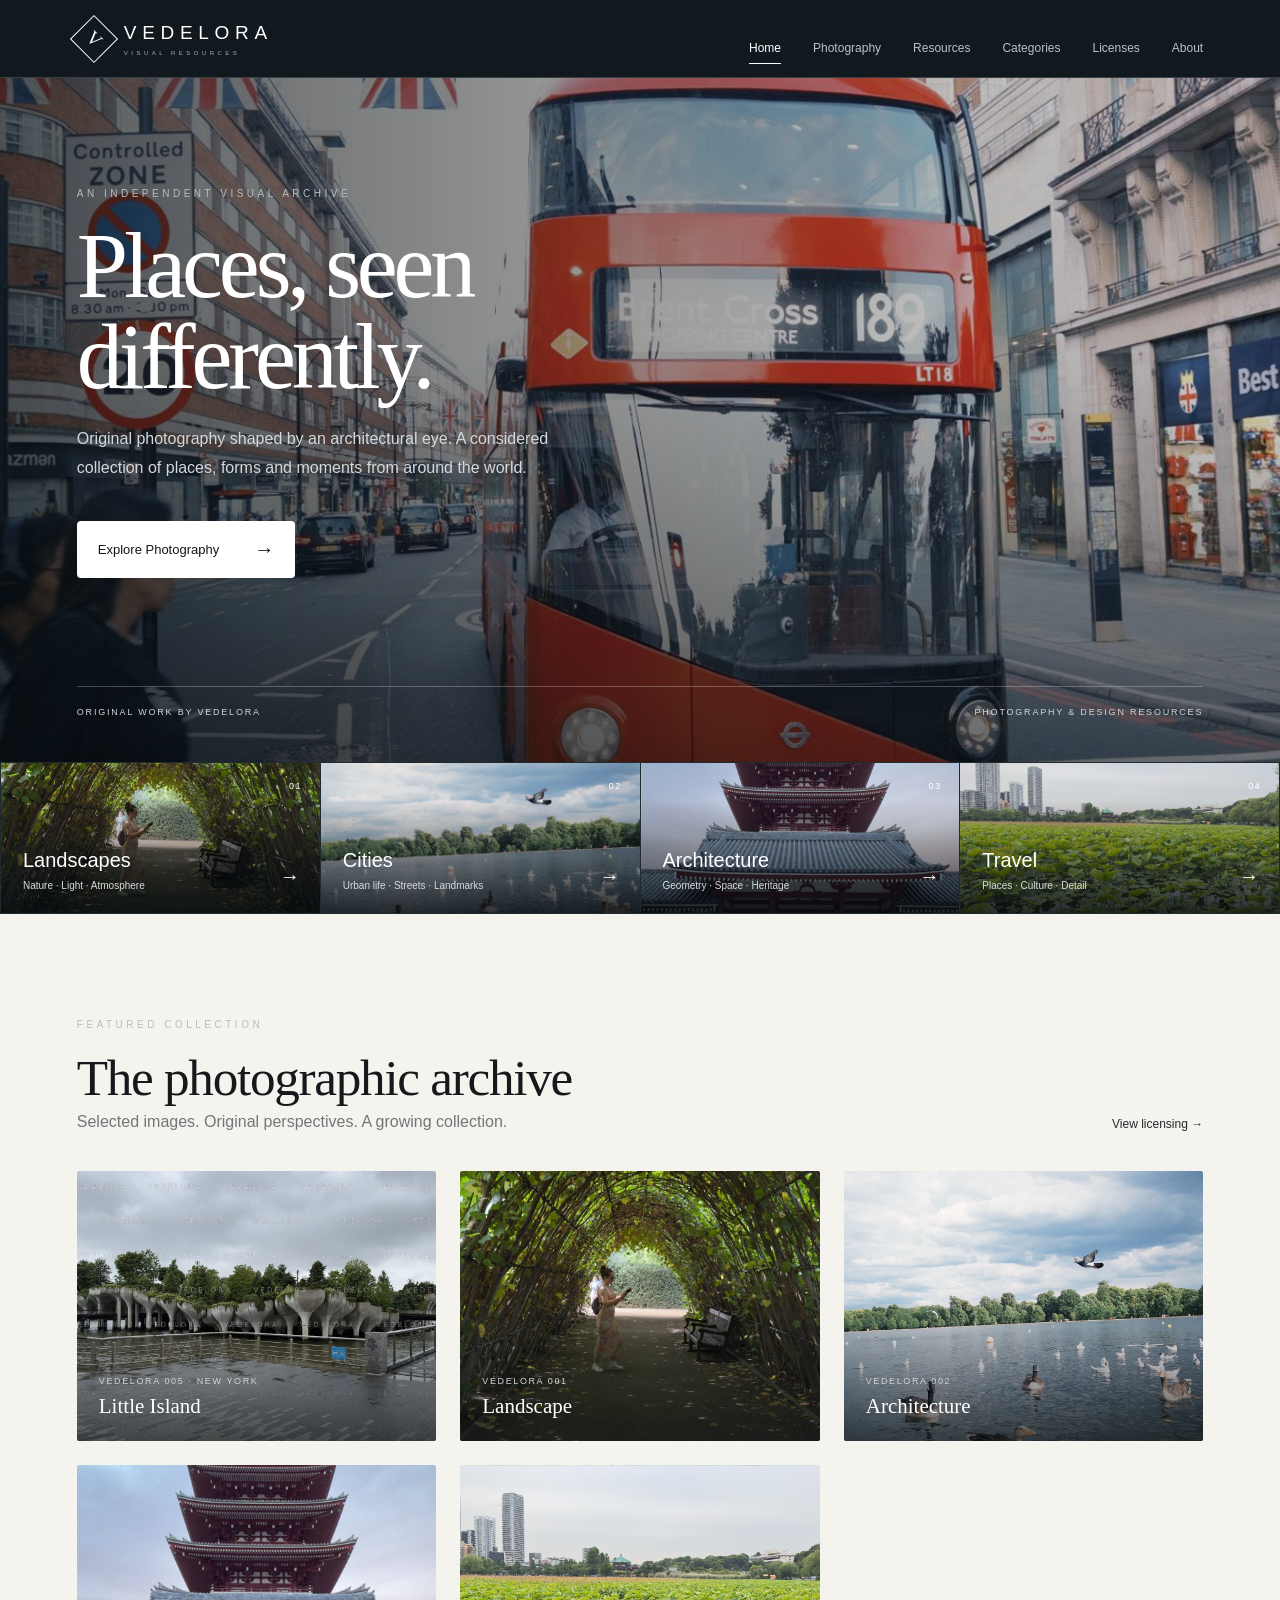
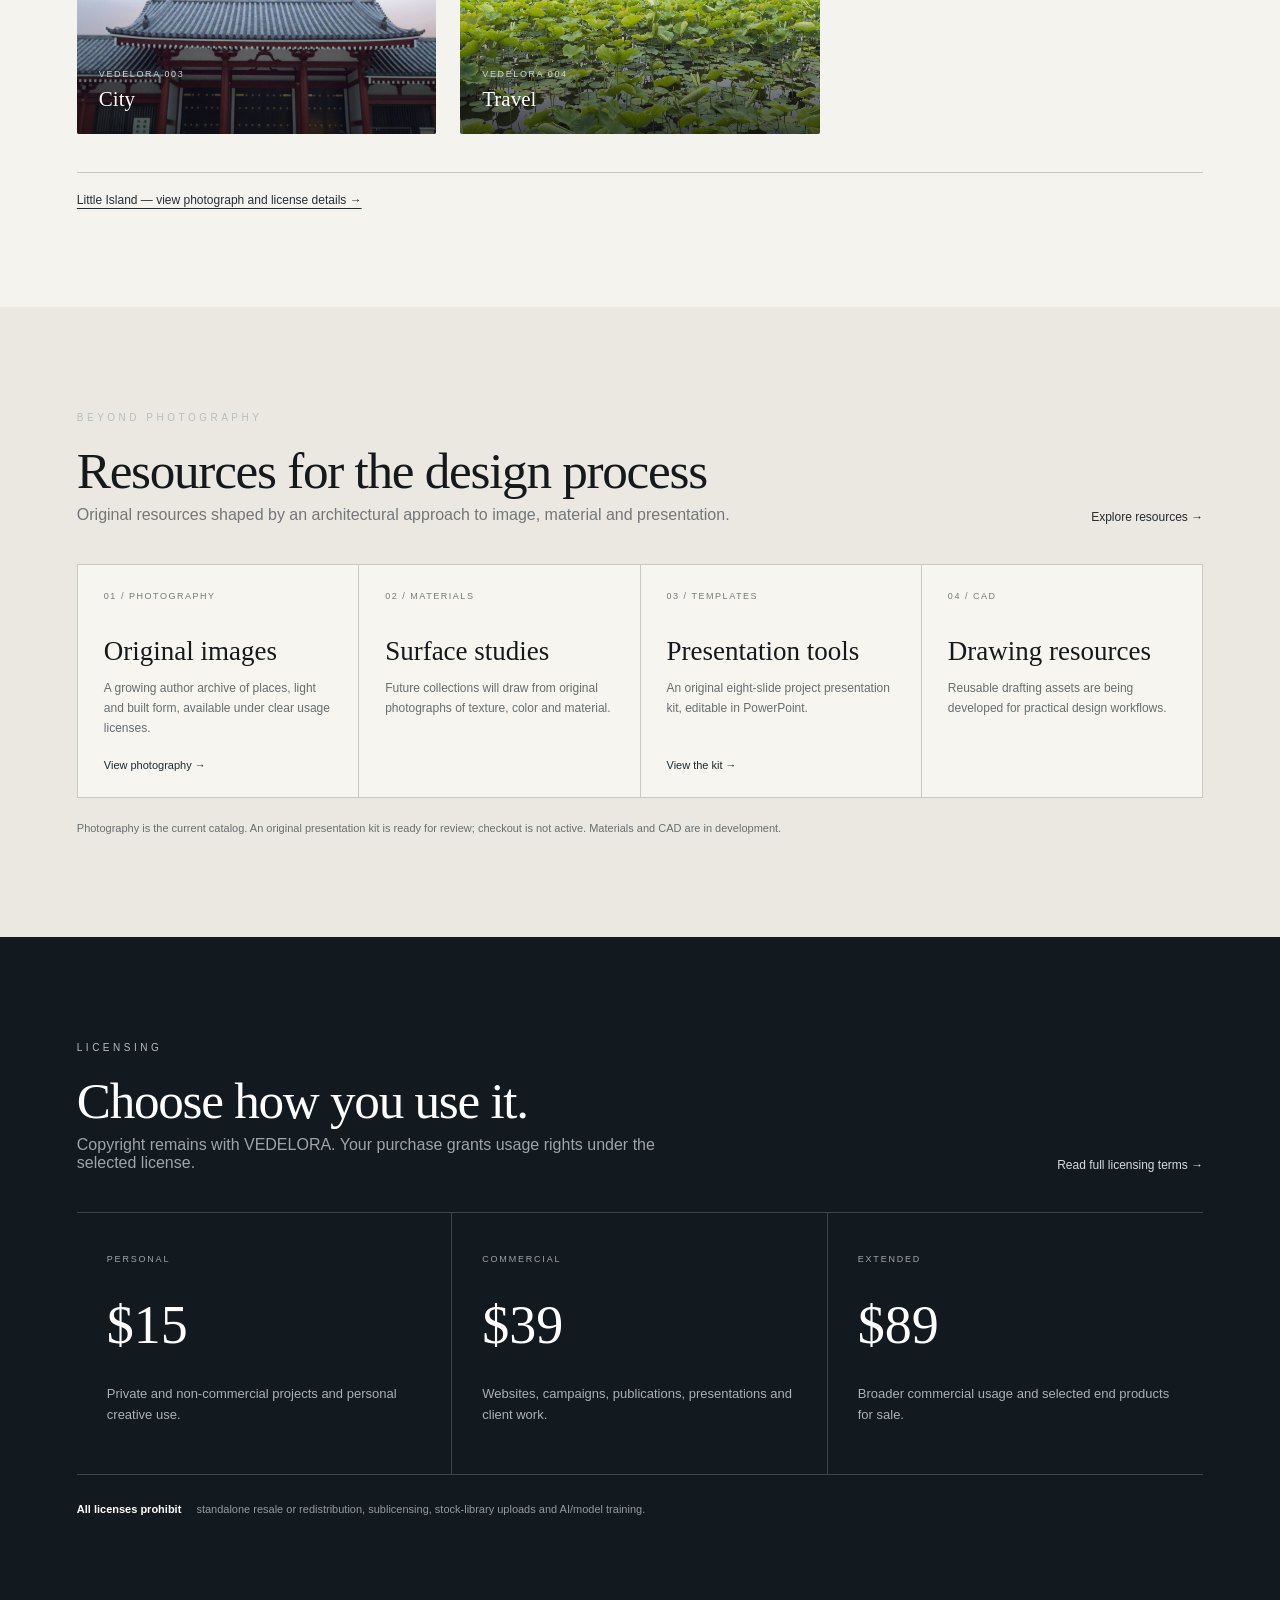
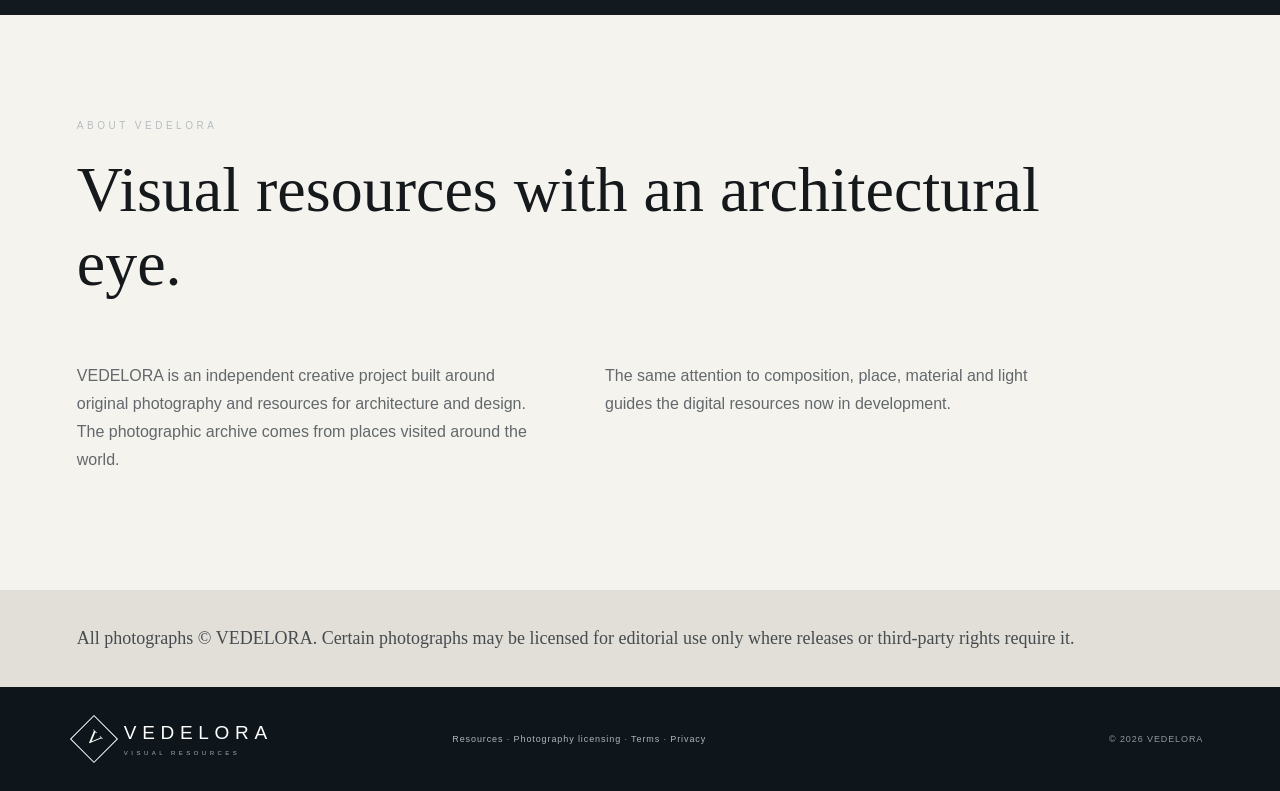
<file: index.html>
<!doctype html><html lang="en"><head><meta charset="utf-8"><meta name="viewport" content="width=device-width,initial-scale=1"><title>VEDELORA — Visual Resources for Architecture &amp; Design</title><meta name="description" content="Original photography and carefully developed digital resources for architecture and design."><link rel="stylesheet" href="styles.css"></head><body><header class="nav"><a class="brand" href="index.html"><span class="mark">V</span><span class="word">VEDELORA<small>VISUAL RESOURCES</small></span></a><nav><a href="index.html" class="active">Home</a><a href="#photos">Photography</a><a href="resources.html">Resources</a><a href="#categories">Categories</a><a href="license.html">Licenses</a><a href="#about">About</a></nav></header><main><section class="hero"><div class="hero-inner"><div class="eyebrow">AN INDEPENDENT VISUAL ARCHIVE</div><h1>Places, seen<br>differently.</h1><p>Original photography shaped by an architectural eye. A considered collection of places, forms and moments from around the world.</p><a class="button" href="#photos">Explore Photography <b>→</b></a></div><div class="hero-meta"><span>ORIGINAL WORK BY VEDELORA</span><span>PHOTOGRAPHY &amp; DESIGN RESOURCES</span></div></section><section id="categories" class="categories"><article><span>01</span><h3>Landscapes</h3><p>Nature · Light · Atmosphere</p><b>→</b></article><article><span>02</span><h3>Cities</h3><p>Urban life · Streets · Landmarks</p><b>→</b></article><article><span>03</span><h3>Architecture</h3><p>Geometry · Space · Heritage</p><b>→</b></article><article><span>04</span><h3>Travel</h3><p>Places · Culture · Detail</p><b>→</b></article></section><section id="photos" class="section recent"><div class="section-title"><div><span>FEATURED COLLECTION</span><h2>The photographic archive</h2><p>Selected images. Original perspectives. A growing collection.</p></div><a href="license.html">View licensing →</a></div><div class="photo-grid"><a class="photo little-island-card" href="little-island.html" aria-label="Little Island — Architecture on the Hudson, personal license US$15"><div><small>VEDELORA 005 · NEW YORK</small><b>Little Island</b></div></a><article class="photo p1"><div><small>VEDELORA 001</small><b>Landscape</b></div></article><article class="photo p2"><div><small>VEDELORA 002</small><b>Architecture</b></div></article><article class="photo p3"><div><small>VEDELORA 003</small><b>City</b></div></article><article class="photo p4"><div><small>VEDELORA 004</small><b>Travel</b></div></article></div><div class="archive-note"><a href="little-island.html">Little Island — view photograph and license details →</a></div></section><section id="resources" class="section resource-section"><div class="section-title"><div><span>BEYOND PHOTOGRAPHY</span><h2>Resources for the design process</h2><p>Original resources shaped by an architectural approach to image, material and presentation.</p></div><a href="resources.html">Explore resources →</a></div><div class="resource-grid"><article><span>01 / PHOTOGRAPHY</span><h3>Original images</h3><p>A growing author archive of places, light and built form, available under clear usage licenses.</p><a href="#photos">View photography →</a></article><article><span>02 / MATERIALS</span><h3>Surface studies</h3><p>Future collections will draw from original photographs of texture, color and material.</p></article><article><span>03 / TEMPLATES</span><h3>Presentation tools</h3><p>An original eight-slide project presentation kit, editable in PowerPoint.</p><a href="architecture-presentation-kit.html">View the kit →</a></article><article><span>04 / CAD</span><h3>Drawing resources</h3><p>Reusable drafting assets are being developed for practical design workflows.</p></article></div><p class="resource-status">Photography is the current catalog. An original presentation kit is ready for review; checkout is not active. Materials and CAD are in development.</p></section><section id="licenses" class="section licenses-section"><div class="section-title light"><div><span>LICENSING</span><h2>Choose how you use it.</h2><p>Copyright remains with VEDELORA. Your purchase grants usage rights under the selected license.</p></div><a class="legal-link" href="license.html">Read full licensing terms →</a></div><div class="licenses"><article><span>PERSONAL</span><strong>$15</strong><p>Private and non-commercial projects and personal creative use.</p></article><article><span>COMMERCIAL</span><strong>$39</strong><p>Websites, campaigns, publications, presentations and client work.</p></article><article><span>EXTENDED</span><strong>$89</strong><p>Broader commercial usage and selected end products for sale.</p></article></div><div class="rules"><b>All licenses prohibit</b> standalone resale or redistribution, sublicensing, stock-library uploads and AI/model training.</div></section><section id="about" class="section about"><span>ABOUT VEDELORA</span><h2>Visual resources with an architectural eye.</h2><div class="about-copy"><p>VEDELORA is an independent creative project built around original photography and resources for architecture and design. The photographic archive comes from places visited around the world.</p><p>The same attention to composition, place, material and light guides the digital resources now in development.</p></div></section><section class="copyright">All photographs © VEDELORA. Certain photographs may be licensed for editorial use only where releases or third-party rights require it.</section></main><footer><div class="brand"><span class="mark">V</span><span class="word">VEDELORA<small>VISUAL RESOURCES</small></span></div><div><a href="resources.html">Resources</a> · <a href="license.html">Photography licensing</a> · <a href="terms.html">Terms</a> · <a href="privacy.html">Privacy</a></div><div>© 2026 VEDELORA</div></footer></body></html>
</file>
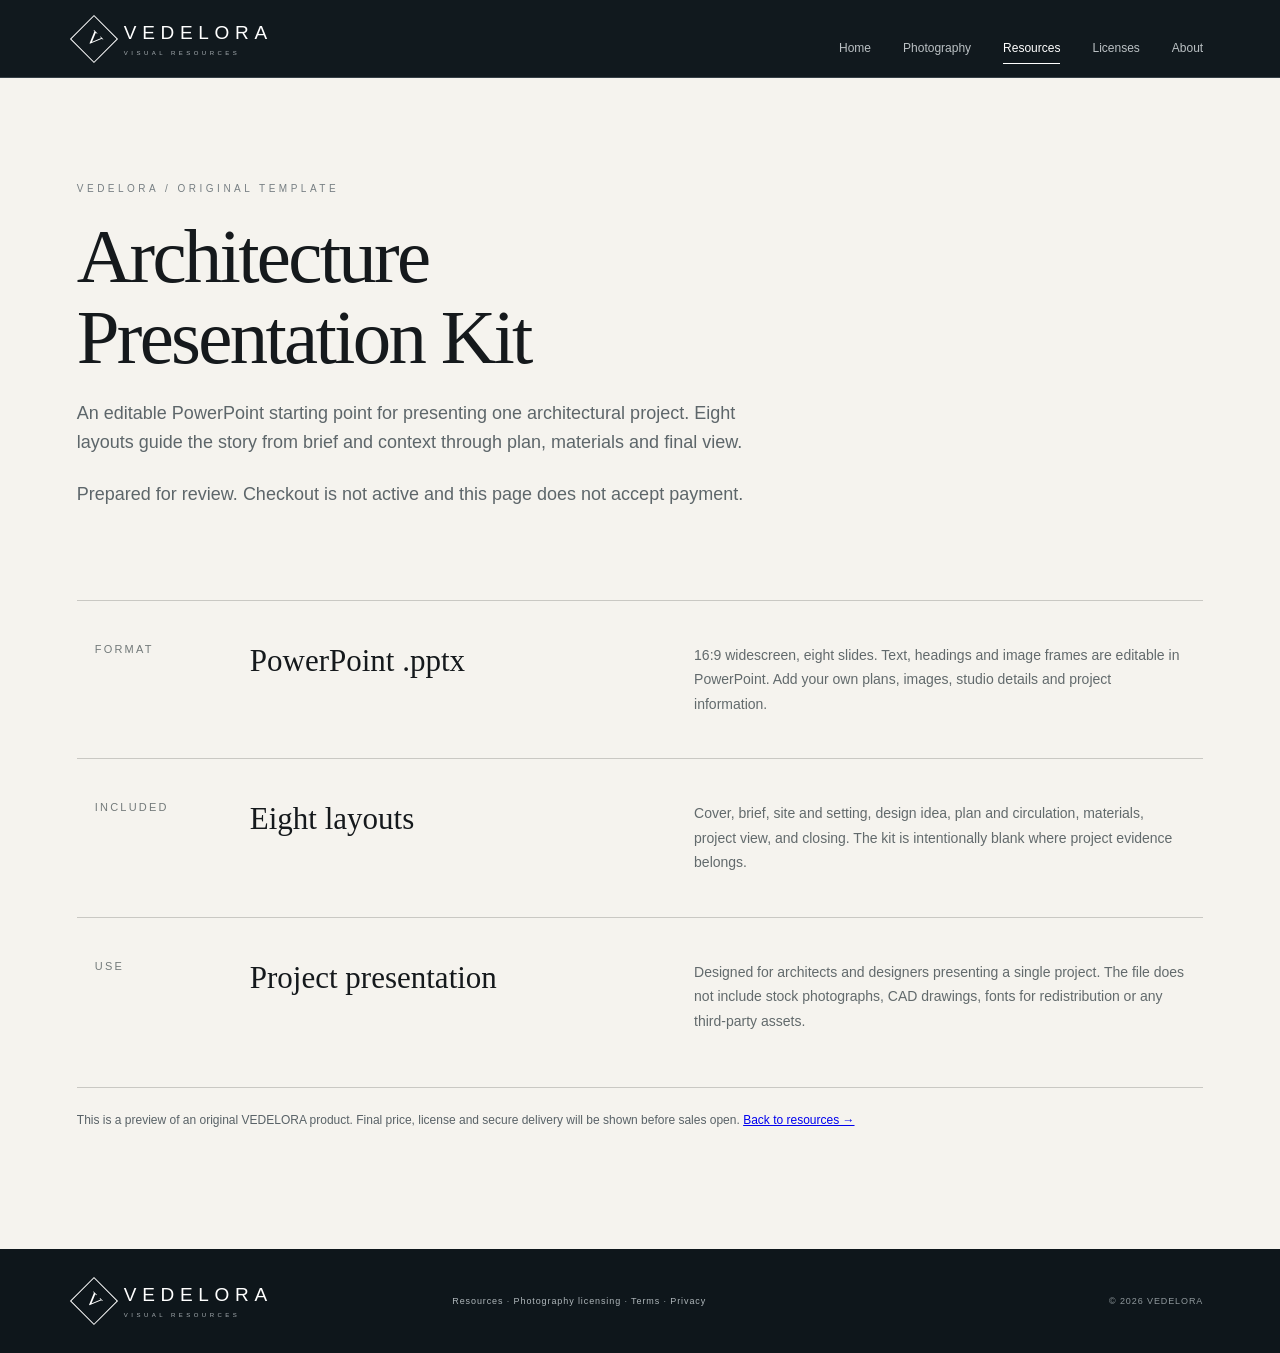
<file: architecture-presentation-kit.html>
<!doctype html><html lang="en"><head><meta charset="utf-8"><meta name="viewport" content="width=device-width,initial-scale=1"><title>Architecture Presentation Kit — VEDELORA</title><meta name="description" content="An original, editable eight-slide PowerPoint template for presenting an architectural project."><link rel="stylesheet" href="styles.css"></head><body>
<header class="nav"><a class="brand" href="index.html"><span class="mark">V</span><span class="word">VEDELORA<small>VISUAL RESOURCES</small></span></a><nav><a href="index.html">Home</a><a href="index.html#photos">Photography</a><a href="resources.html" class="active">Resources</a><a href="license.html">Licenses</a><a href="index.html#about">About</a></nav></header>
<main><div class="resource-intro"><span class="legal-kicker">VEDELORA / ORIGINAL TEMPLATE</span><h1>Architecture<br>Presentation Kit</h1><p>An editable PowerPoint starting point for presenting one architectural project. Eight layouts guide the story from brief and context through plan, materials and final view.</p><p class="resource-status">Prepared for review. Checkout is not active and this page does not accept payment.</p></div>
<div class="resource-catalog"><section class="resource-detail"><small>FORMAT</small><h2>PowerPoint .pptx</h2><p>16:9 widescreen, eight slides. Text, headings and image frames are editable in PowerPoint. Add your own plans, images, studio details and project information.</p></section><section class="resource-detail"><small>INCLUDED</small><h2>Eight layouts</h2><p>Cover, brief, site and setting, design idea, plan and circulation, materials, project view, and closing. The kit is intentionally blank where project evidence belongs.</p></section><section class="resource-detail"><small>USE</small><h2>Project presentation</h2><p>Designed for architects and designers presenting a single project. The file does not include stock photographs, CAD drawings, fonts for redistribution or any third-party assets.</p></section><p class="resource-note">This is a preview of an original VEDELORA product. Final price, license and secure delivery will be shown before sales open. <a href="resources.html">Back to resources →</a></p></div></main>
<footer><div class="brand"><span class="mark">V</span><span class="word">VEDELORA<small>VISUAL RESOURCES</small></span></div><div><a href="resources.html">Resources</a> · <a href="license.html">Photography licensing</a> · <a href="terms.html">Terms</a> · <a href="privacy.html">Privacy</a></div><div>© 2026 VEDELORA</div></footer></body></html>
</file>
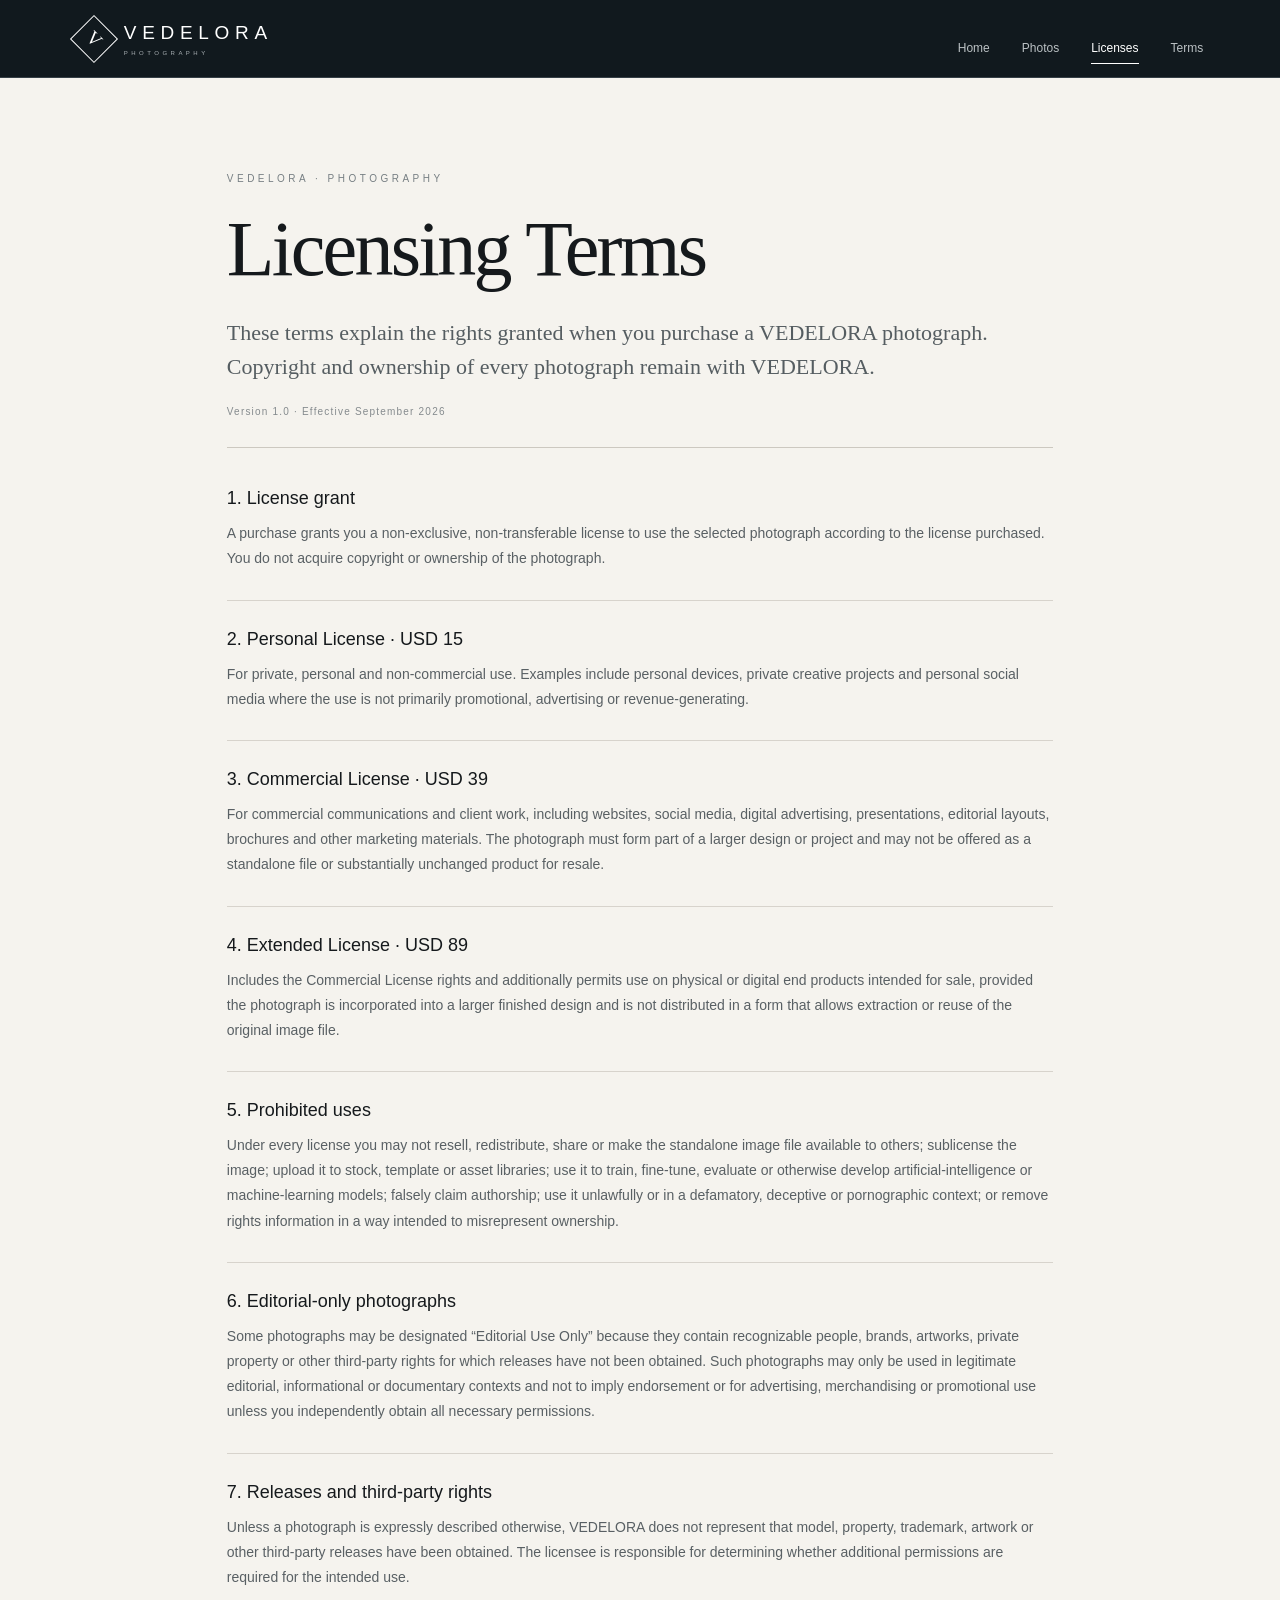
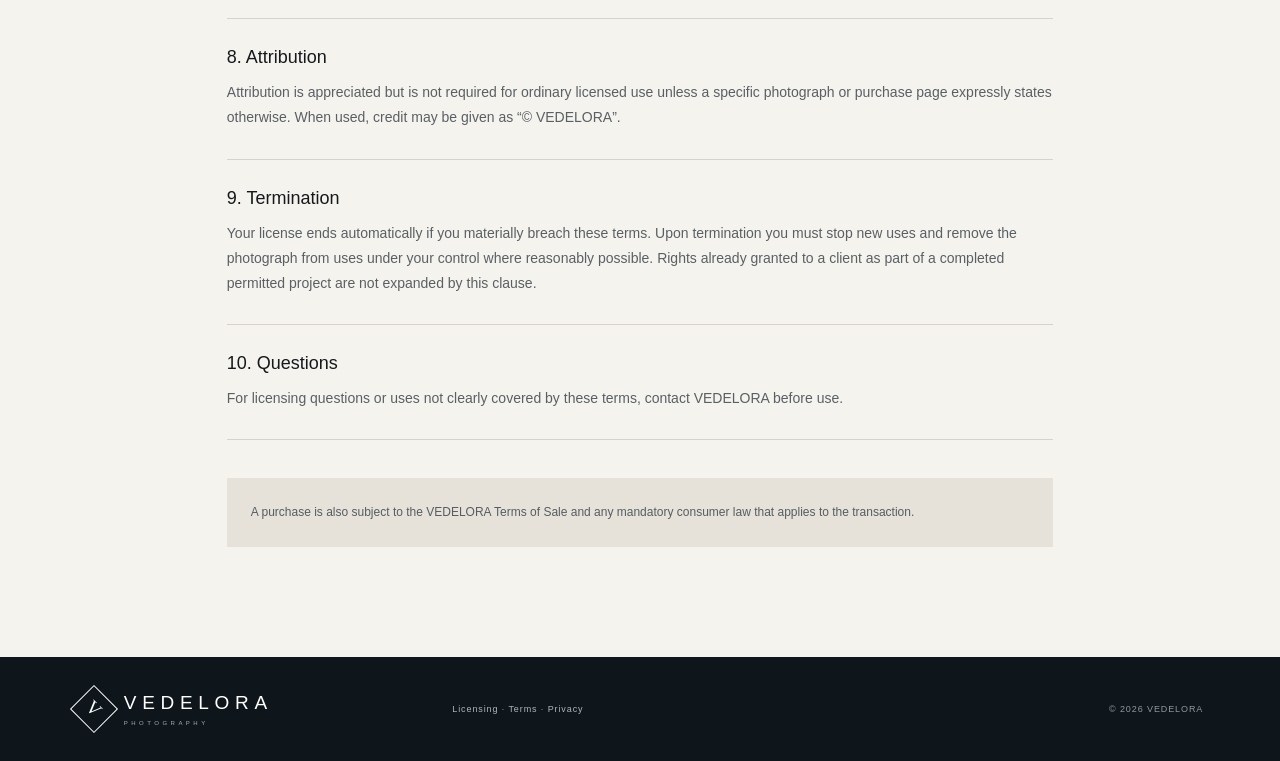
<file: license.html>
<!doctype html><html lang="en"><head><meta charset="utf-8"><meta name="viewport" content="width=device-width,initial-scale=1"><title>Licensing Terms — VEDELORA</title><meta name="description" content="VEDELORA photography licensing terms for Personal, Commercial and Extended licenses."><link rel="stylesheet" href="styles.css"></head><body><header class="nav"><a class="brand" href="index.html"><span class="mark">V</span><span class="word">VEDELORA<small>PHOTOGRAPHY</small></span></a><nav><a href="index.html">Home</a><a href="index.html#photos">Photos</a><a href="license.html" class="active">Licenses</a><a href="terms.html">Terms</a></nav></header><main class="legal"><span class="legal-kicker">VEDELORA · PHOTOGRAPHY</span><h1>Licensing Terms</h1><p class="legal-lead">These terms explain the rights granted when you purchase a VEDELORA photograph. Copyright and ownership of every photograph remain with VEDELORA.</p><p class="legal-meta">Version 1.0 · Effective September 2026</p><section><h2>1. License grant</h2><p>A purchase grants you a non-exclusive, non-transferable license to use the selected photograph according to the license purchased. You do not acquire copyright or ownership of the photograph.</p></section><section><h2>2. Personal License · USD 15</h2><p>For private, personal and non-commercial use. Examples include personal devices, private creative projects and personal social media where the use is not primarily promotional, advertising or revenue-generating.</p></section><section><h2>3. Commercial License · USD 39</h2><p>For commercial communications and client work, including websites, social media, digital advertising, presentations, editorial layouts, brochures and other marketing materials. The photograph must form part of a larger design or project and may not be offered as a standalone file or substantially unchanged product for resale.</p></section><section><h2>4. Extended License · USD 89</h2><p>Includes the Commercial License rights and additionally permits use on physical or digital end products intended for sale, provided the photograph is incorporated into a larger finished design and is not distributed in a form that allows extraction or reuse of the original image file.</p></section><section><h2>5. Prohibited uses</h2><p>Under every license you may not resell, redistribute, share or make the standalone image file available to others; sublicense the image; upload it to stock, template or asset libraries; use it to train, fine-tune, evaluate or otherwise develop artificial-intelligence or machine-learning models; falsely claim authorship; use it unlawfully or in a defamatory, deceptive or pornographic context; or remove rights information in a way intended to misrepresent ownership.</p></section><section><h2>6. Editorial-only photographs</h2><p>Some photographs may be designated “Editorial Use Only” because they contain recognizable people, brands, artworks, private property or other third-party rights for which releases have not been obtained. Such photographs may only be used in legitimate editorial, informational or documentary contexts and not to imply endorsement or for advertising, merchandising or promotional use unless you independently obtain all necessary permissions.</p></section><section><h2>7. Releases and third-party rights</h2><p>Unless a photograph is expressly described otherwise, VEDELORA does not represent that model, property, trademark, artwork or other third-party releases have been obtained. The licensee is responsible for determining whether additional permissions are required for the intended use.</p></section><section><h2>8. Attribution</h2><p>Attribution is appreciated but is not required for ordinary licensed use unless a specific photograph or purchase page expressly states otherwise. When used, credit may be given as “© VEDELORA”.</p></section><section><h2>9. Termination</h2><p>Your license ends automatically if you materially breach these terms. Upon termination you must stop new uses and remove the photograph from uses under your control where reasonably possible. Rights already granted to a client as part of a completed permitted project are not expanded by this clause.</p></section><section><h2>10. Questions</h2><p>For licensing questions or uses not clearly covered by these terms, contact VEDELORA before use.</p></section><div class="legal-note">A purchase is also subject to the VEDELORA Terms of Sale and any mandatory consumer law that applies to the transaction.</div></main><footer><div class="brand"><span class="mark">V</span><span class="word">VEDELORA<small>PHOTOGRAPHY</small></span></div><div><a href="license.html">Licensing</a> · <a href="terms.html">Terms</a> · <a href="privacy.html">Privacy</a></div><div>© 2026 VEDELORA</div></footer></body></html>
</file>
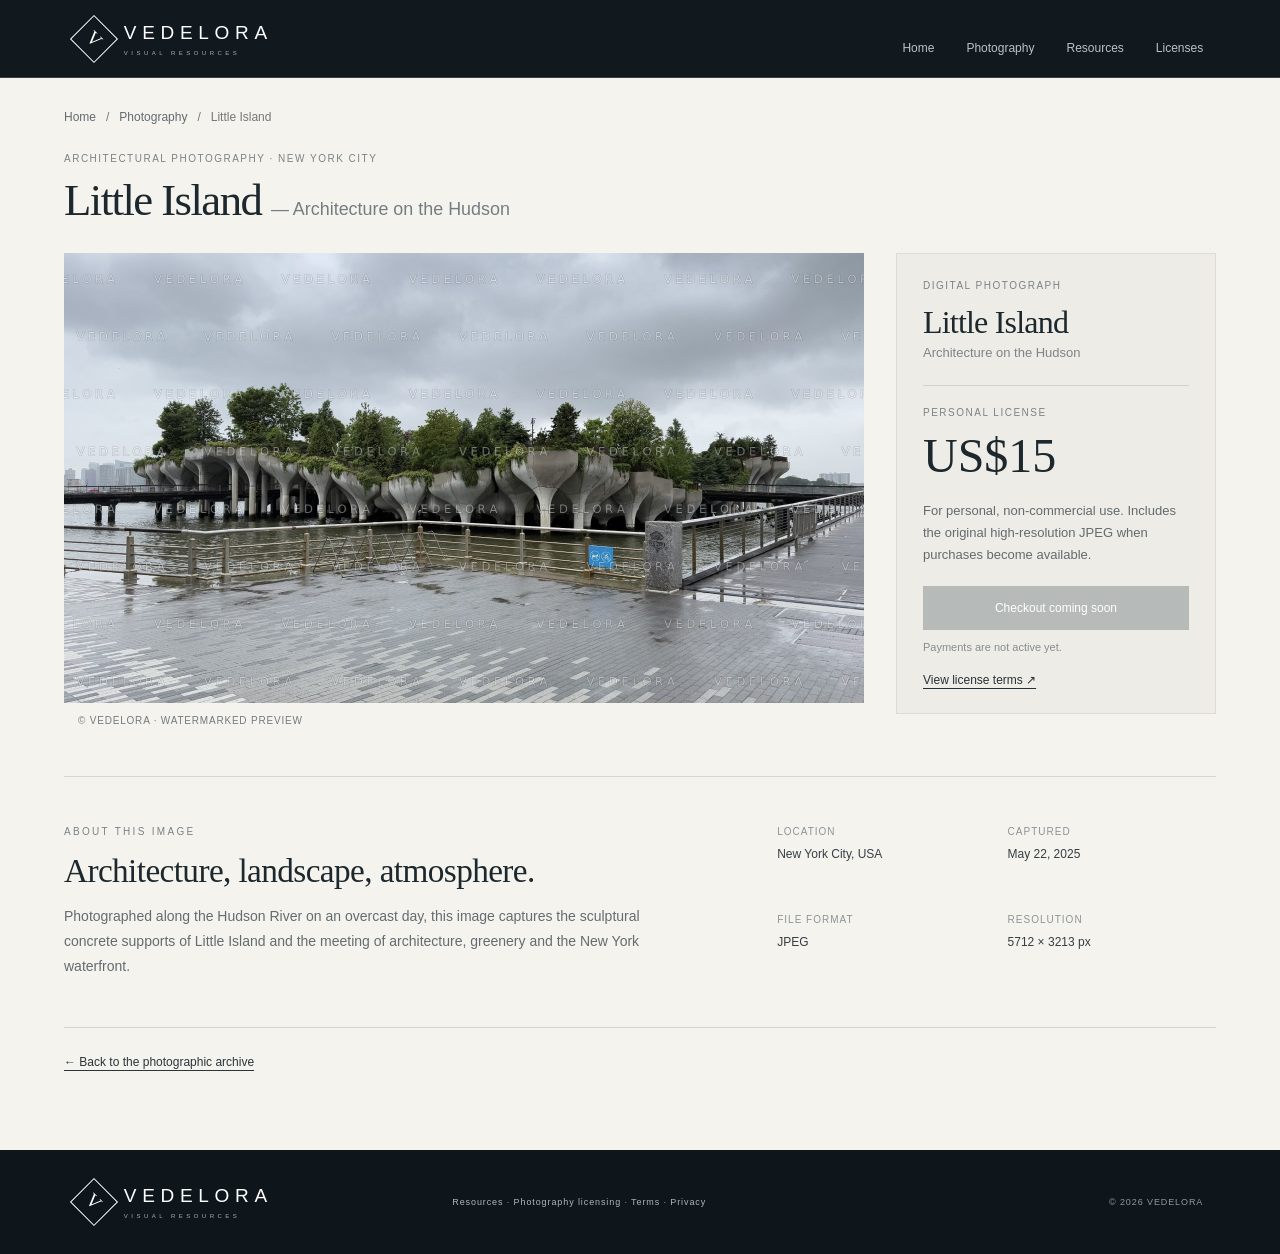
<file: little-island.html>
<!doctype html>
<html lang="en">
<head>
<meta charset="utf-8"><meta name="viewport" content="width=device-width,initial-scale=1">
<title>Little Island — Architecture on the Hudson | VEDELORA</title>
<meta name="description" content="Original architectural photograph of Little Island in New York City. Explore the VEDELORA photography archive and personal licensing.">
<meta property="og:title" content="Little Island — Architecture on the Hudson | VEDELORA">
<meta property="og:description" content="An original architectural photograph of Little Island, New York City.">
<meta property="og:image" content="https://vedelora.com/little-island-preview.jpg.jpg">
<link rel="stylesheet" href="styles.css?v=20261010-asset5">
<style>
/* Product layout self-contained to avoid stylesheet deployment/cache mismatches */
.asset-page{max-width:1400px;margin:0 auto;padding:0 5vw 80px;color:#1c282d}
.asset-page .product-breadcrumb{display:flex;gap:10px;align-items:center;padding:28px 0 24px;font-size:12px;color:#777}
.asset-page .product-breadcrumb a{color:#626b70;text-decoration:none}
.asset-heading{margin-bottom:24px}.asset-heading .product-eyebrow,.asset-label{font-size:10px;letter-spacing:.15em;color:#7b8385}
.asset-heading h1{font-family:Georgia,serif;font-weight:400;font-size:clamp(34px,3.5vw,54px);letter-spacing:-.035em;line-height:1.16;margin:12px 0}
.asset-heading h1 span{font-family:Arial,Helvetica,sans-serif;font-size:clamp(16px,1.4vw,20px);font-weight:400;letter-spacing:0;color:#747e82}
.asset-main{display:grid;grid-template-columns:minmax(0,1fr) 320px;gap:30px;align-items:start}
.asset-image{margin:0;min-width:0;display:flex;flex-direction:column;align-items:center;background:#e8e6e1}
.asset-image img{display:block;width:100%;height:auto;max-height:510px;object-fit:contain}
.asset-image figcaption{align-self:stretch;padding:10px 14px;font-size:10px;letter-spacing:.08em;color:#737b7e;background:#f5f3ee}
.asset-sidebar{box-sizing:border-box;background:#eeece6;border:1px solid #dedbd4;padding:26px}
.asset-sidebar h2{font-family:Georgia,serif;font-size:32px;font-weight:400;margin:14px 0 3px}
.asset-subtitle{font-size:13px;color:#7d8588;margin:0 0 21px}
.asset-rule{border-top:1px solid #d4d1ca;margin-bottom:21px}
.asset-price{font-family:Georgia,serif;font-size:48px;margin:10px 0}
.asset-usage{font-size:13px;line-height:1.7;color:#626b6e}
.asset-unavailable{padding:15px;background:#b6bab8;color:white;text-align:center;font-size:12px;margin-top:20px;cursor:not-allowed}
.asset-notice{font-size:11px;color:#858d90;margin:11px 0 20px}
.asset-license{font-size:12px;color:#263238;text-underline-offset:4px}
.asset-lower{display:grid;grid-template-columns:minmax(0,1.2fr) minmax(250px,.8fr);gap:55px;border-top:1px solid #d7d5ce;margin-top:36px;padding:46px 0}
.asset-description h2{font-family:Georgia,serif;font-size:clamp(27px,2.6vw,38px);font-weight:400;margin:14px 0}
.asset-description p{font-size:14px;line-height:1.8;color:#636c70;max-width:620px}
.asset-metadata{display:grid;grid-template-columns:1fr 1fr;gap:22px}
.asset-metadata div{display:flex;flex-direction:column;gap:8px}
.asset-metadata span{font-size:10px;letter-spacing:.1em;color:#8c9496}
.asset-metadata strong{font-size:12px;font-weight:400;color:#343e42}
.asset-page .product-return{border-top:1px solid #d7d5ce;padding-top:24px}
.asset-page .product-return a{font-size:12px;color:#28353b}
@media(max-width:800px){.asset-main{grid-template-columns:minmax(0,1fr) 260px;gap:18px}.asset-sidebar{padding:20px}.asset-image img{max-height:440px}}
@media(max-width:680px){.asset-main{grid-template-columns:1fr}.asset-image img{max-height:420px}.asset-heading h1 span{display:block;margin-top:7px}.asset-lower{grid-template-columns:1fr;gap:24px}.asset-sidebar{max-width:none}}

/* Final detail polish: typography, alignment, and spacing only */
.asset-page .product-breadcrumb{padding-top:30px;padding-bottom:27px;line-height:1.5}
.asset-heading{margin-bottom:27px}
.asset-heading h1{margin:11px 0 0;line-height:1.13}
.asset-heading h1 span{vertical-align:baseline}
.asset-main{gap:32px}
.asset-image figcaption{box-sizing:border-box;line-height:1.5}
.asset-sidebar{display:flex;flex-direction:column;align-items:stretch}
.asset-sidebar h2{line-height:1.12;letter-spacing:-.025em}
.asset-subtitle{line-height:1.55}
.asset-price{line-height:1.15}
.asset-usage{margin:7px 0 0}
.asset-license{display:inline-block;align-self:flex-start}
.asset-lower{margin-top:38px;padding-top:49px;padding-bottom:48px}
.asset-description h2{line-height:1.18;letter-spacing:-.018em}
.asset-description p{margin-bottom:0}
.asset-metadata strong{line-height:1.5}
@media(max-width:800px){.asset-main{gap:22px}}
@media(max-width:680px){.asset-heading{margin-bottom:22px}.asset-lower{margin-top:26px;padding:38px 0}.asset-main{gap:24px}}
</style></head>
<body>
<header class="nav"><a class="brand" href="index.html"><span class="mark">V</span><span class="word">VEDELORA<small>VISUAL RESOURCES</small></span></a><nav><a href="index.html">Home</a><a href="index.html#photos">Photography</a><a href="resources.html">Resources</a><a href="license.html">Licenses</a></nav></header>
<main class="product-page asset-page">
<nav class="product-breadcrumb" aria-label="Breadcrumb"><a href="index.html">Home</a><span>/</span><a href="index.html#photos">Photography</a><span>/</span><span>Little Island</span></nav>
<div class="asset-heading"><div class="product-eyebrow">ARCHITECTURAL PHOTOGRAPHY · NEW YORK CITY</div><h1>Little Island <span>— Architecture on the Hudson</span></h1></div>
<section class="asset-main">
<figure class="asset-image"><img src="little-island-preview.jpg.jpg" alt="Little Island, New York City, with its sculptural concrete supports and trees along the Hudson River — watermarked VEDELORA preview" width="5712" height="3213"><figcaption>© VEDELORA · WATERMARKED PREVIEW</figcaption></figure>
<aside class="asset-sidebar"><div class="asset-label">DIGITAL PHOTOGRAPH</div><h2>Little Island</h2><p class="asset-subtitle">Architecture on the Hudson</p><div class="asset-rule"></div><div class="asset-label">PERSONAL LICENSE</div><div class="asset-price">US$15</div><p class="asset-usage">For personal, non-commercial use. Includes the original high-resolution JPEG when purchases become available.</p><div class="asset-unavailable" aria-disabled="true">Checkout coming soon</div><p class="asset-notice">Payments are not active yet.</p><a href="license.html" class="asset-license">View license terms ↗</a></aside>
</section>
<section class="asset-lower"><div class="asset-description"><div class="product-eyebrow">ABOUT THIS IMAGE</div><h2>Architecture, landscape, atmosphere.</h2><p>Photographed along the Hudson River on an overcast day, this image captures the sculptural concrete supports of Little Island and the meeting of architecture, greenery and the New York waterfront.</p></div><div class="asset-metadata"><div><span>LOCATION</span><strong>New York City, USA</strong></div><div><span>CAPTURED</span><strong>May 22, 2025</strong></div><div><span>FILE FORMAT</span><strong>JPEG</strong></div><div><span>RESOLUTION</span><strong>5712 × 3213 px</strong></div></div></section>
<div class="product-return"><a href="index.html#photos">← Back to the photographic archive</a></div>
</main>
<footer><div class="brand"><span class="mark">V</span><span class="word">VEDELORA<small>VISUAL RESOURCES</small></span></div><div><a href="resources.html">Resources</a> · <a href="license.html">Photography licensing</a> · <a href="terms.html">Terms</a> · <a href="privacy.html">Privacy</a></div><div>© 2026 VEDELORA</div></footer>
</body></html>
</file>
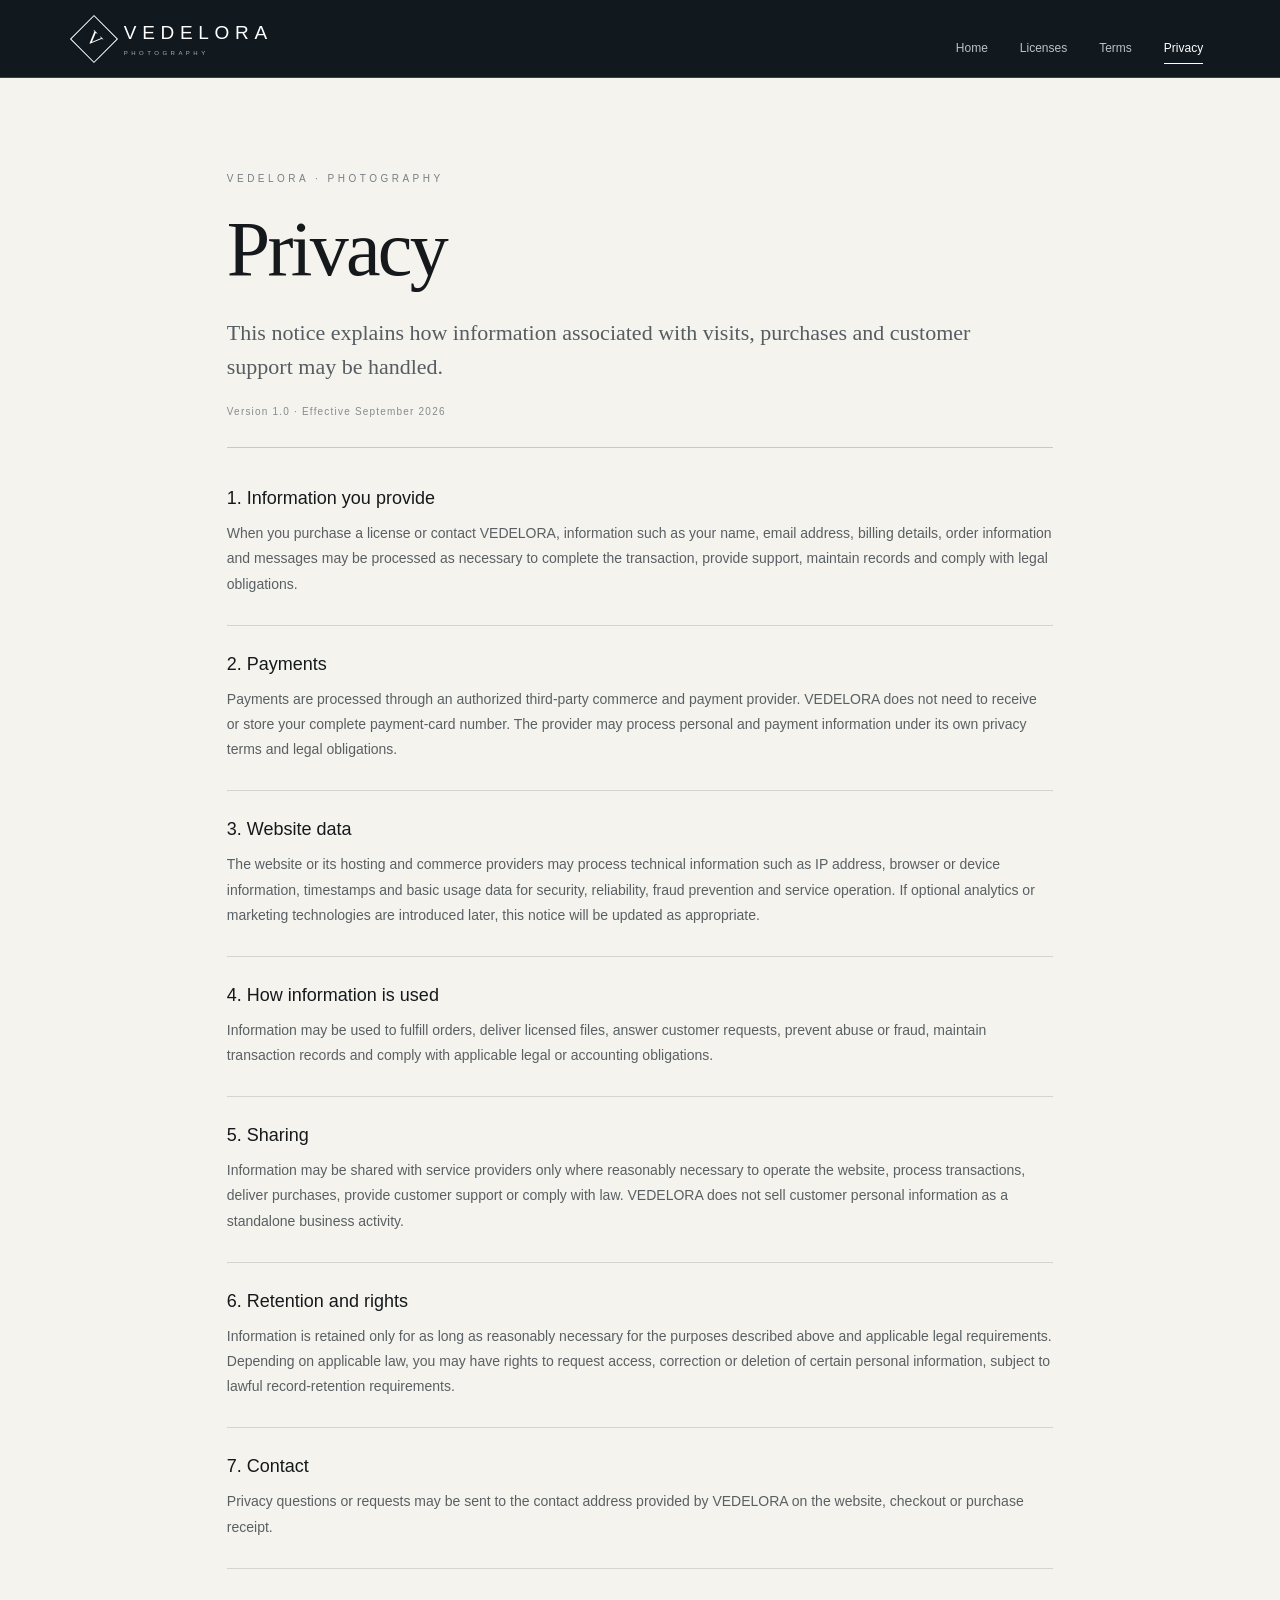
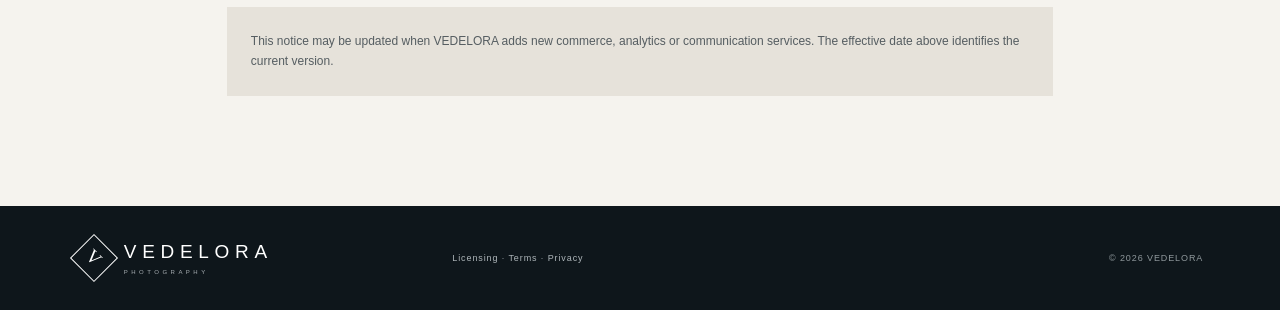
<file: privacy.html>
<!doctype html><html lang="en"><head><meta charset="utf-8"><meta name="viewport" content="width=device-width,initial-scale=1"><title>Privacy — VEDELORA</title><meta name="description" content="VEDELORA privacy information."><link rel="stylesheet" href="styles.css"></head><body><header class="nav"><a class="brand" href="index.html"><span class="mark">V</span><span class="word">VEDELORA<small>PHOTOGRAPHY</small></span></a><nav><a href="index.html">Home</a><a href="license.html">Licenses</a><a href="terms.html">Terms</a><a href="privacy.html" class="active">Privacy</a></nav></header><main class="legal"><span class="legal-kicker">VEDELORA · PHOTOGRAPHY</span><h1>Privacy</h1><p class="legal-lead">This notice explains how information associated with visits, purchases and customer support may be handled.</p><p class="legal-meta">Version 1.0 · Effective September 2026</p><section><h2>1. Information you provide</h2><p>When you purchase a license or contact VEDELORA, information such as your name, email address, billing details, order information and messages may be processed as necessary to complete the transaction, provide support, maintain records and comply with legal obligations.</p></section><section><h2>2. Payments</h2><p>Payments are processed through an authorized third-party commerce and payment provider. VEDELORA does not need to receive or store your complete payment-card number. The provider may process personal and payment information under its own privacy terms and legal obligations.</p></section><section><h2>3. Website data</h2><p>The website or its hosting and commerce providers may process technical information such as IP address, browser or device information, timestamps and basic usage data for security, reliability, fraud prevention and service operation. If optional analytics or marketing technologies are introduced later, this notice will be updated as appropriate.</p></section><section><h2>4. How information is used</h2><p>Information may be used to fulfill orders, deliver licensed files, answer customer requests, prevent abuse or fraud, maintain transaction records and comply with applicable legal or accounting obligations.</p></section><section><h2>5. Sharing</h2><p>Information may be shared with service providers only where reasonably necessary to operate the website, process transactions, deliver purchases, provide customer support or comply with law. VEDELORA does not sell customer personal information as a standalone business activity.</p></section><section><h2>6. Retention and rights</h2><p>Information is retained only for as long as reasonably necessary for the purposes described above and applicable legal requirements. Depending on applicable law, you may have rights to request access, correction or deletion of certain personal information, subject to lawful record-retention requirements.</p></section><section><h2>7. Contact</h2><p>Privacy questions or requests may be sent to the contact address provided by VEDELORA on the website, checkout or purchase receipt.</p></section><div class="legal-note">This notice may be updated when VEDELORA adds new commerce, analytics or communication services. The effective date above identifies the current version.</div></main><footer><div class="brand"><span class="mark">V</span><span class="word">VEDELORA<small>PHOTOGRAPHY</small></span></div><div><a href="license.html">Licensing</a> · <a href="terms.html">Terms</a> · <a href="privacy.html">Privacy</a></div><div>© 2026 VEDELORA</div></footer></body></html>
</file>
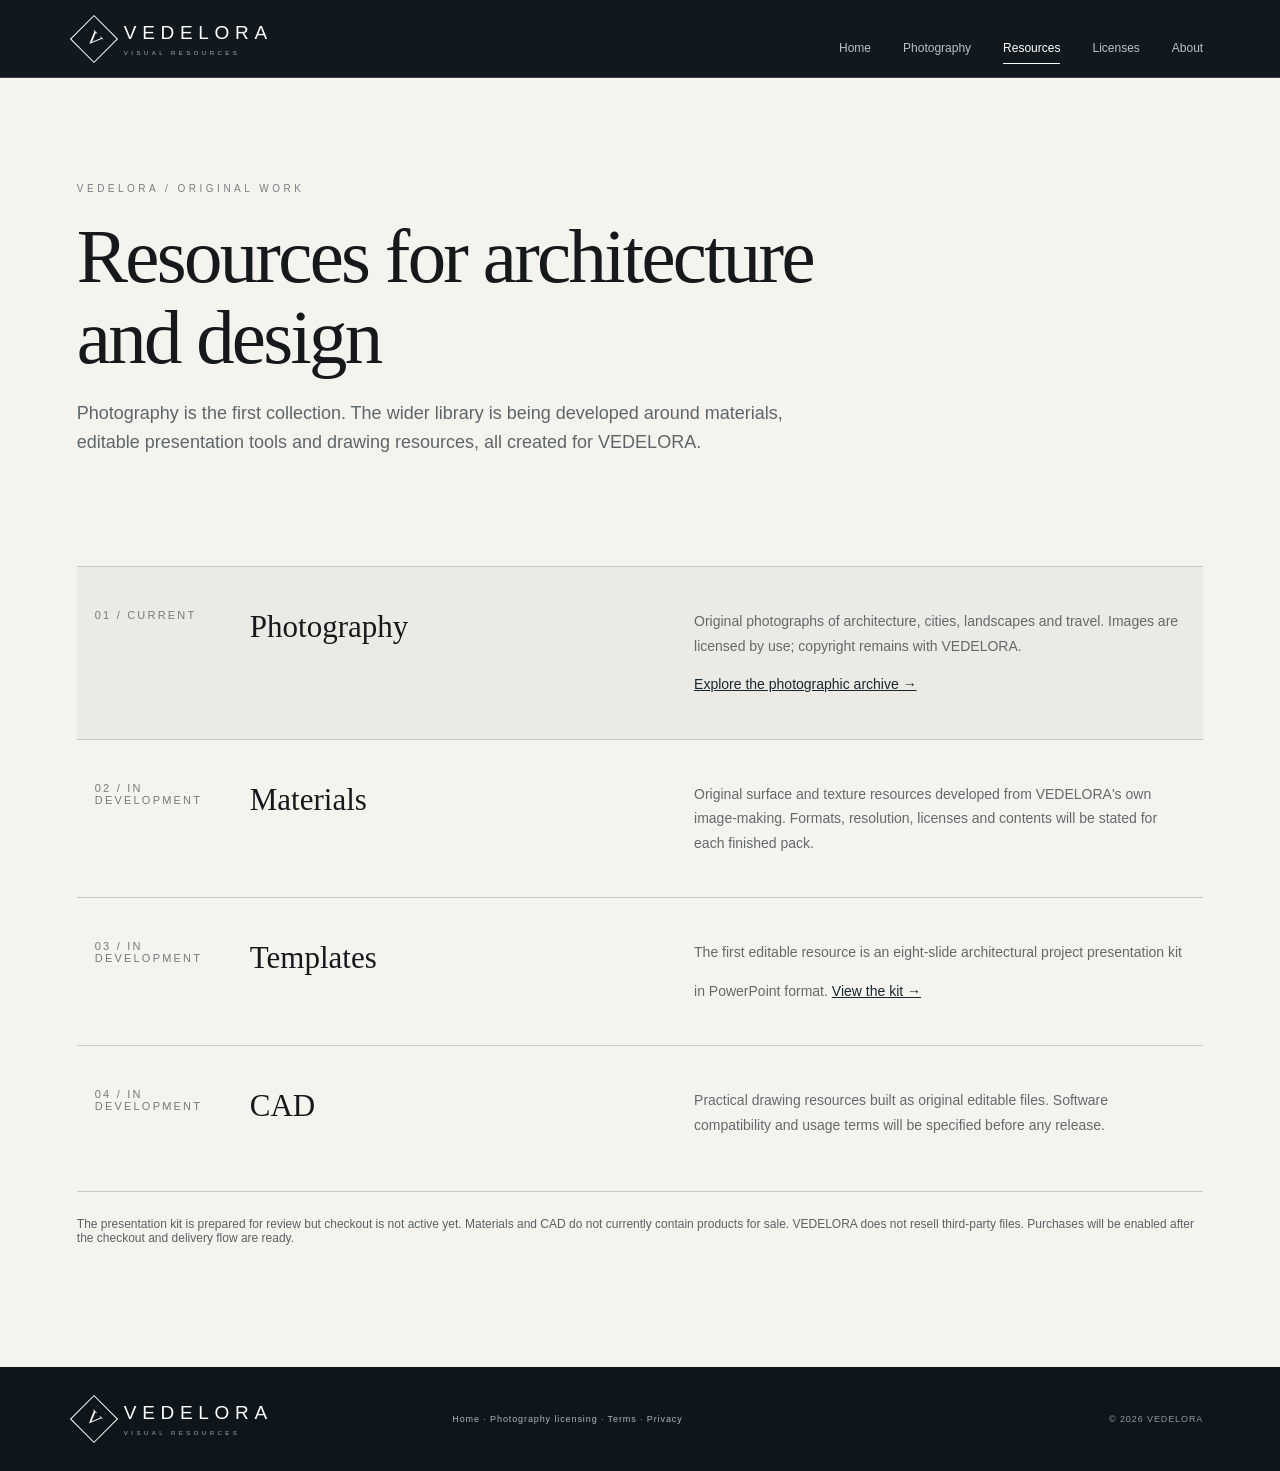
<file: resources.html>
<!doctype html>
<html lang="en">
<head><meta charset="utf-8"><meta name="viewport" content="width=device-width,initial-scale=1">
<title>Resources — VEDELORA</title><meta name="description" content="Explore VEDELORA's original photography and planned material, template and CAD resources for architecture and design.">
<link rel="stylesheet" href="styles.css"></head>
<body>
<header class="nav"><a class="brand" href="index.html"><span class="mark">V</span><span class="word">VEDELORA<small>VISUAL RESOURCES</small></span></a><nav><a href="index.html">Home</a><a href="index.html#photos">Photography</a><a href="resources.html" class="active">Resources</a><a href="license.html">Licenses</a><a href="index.html#about">About</a></nav></header>
<main><div class="resource-intro"><span class="legal-kicker">VEDELORA / ORIGINAL WORK</span><h1>Resources for architecture<br>and design</h1><p>Photography is the first collection. The wider library is being developed around materials, editable presentation tools and drawing resources, all created for VEDELORA.</p></div>
<div class="resource-catalog">
<section class="resource-detail available"><small>01 / CURRENT</small><h2>Photography</h2><p>Original photographs of architecture, cities, landscapes and travel. Images are licensed by use; copyright remains with VEDELORA.<br><a href="index.html#photos">Explore the photographic archive →</a></p></section>
<section class="resource-detail"><small>02 / IN DEVELOPMENT</small><h2>Materials</h2><p>Original surface and texture resources developed from VEDELORA's own image-making. Formats, resolution, licenses and contents will be stated for each finished pack.</p></section>
<section class="resource-detail"><small>03 / IN DEVELOPMENT</small><h2>Templates</h2><p>The first editable resource is an eight-slide architectural project presentation kit in PowerPoint format. <a href="architecture-presentation-kit.html">View the kit →</a></p></section>
<section class="resource-detail"><small>04 / IN DEVELOPMENT</small><h2>CAD</h2><p>Practical drawing resources built as original editable files. Software compatibility and usage terms will be specified before any release.</p></section>
<p class="resource-note">The presentation kit is prepared for review but checkout is not active yet. Materials and CAD do not currently contain products for sale. VEDELORA does not resell third-party files. Purchases will be enabled after the checkout and delivery flow are ready.</p>
</div></main>
<footer><div class="brand"><span class="mark">V</span><span class="word">VEDELORA<small>VISUAL RESOURCES</small></span></div><div><a href="index.html">Home</a> · <a href="license.html">Photography licensing</a> · <a href="terms.html">Terms</a> · <a href="privacy.html">Privacy</a></div><div>© 2026 VEDELORA</div></footer>
</body></html>
</file>
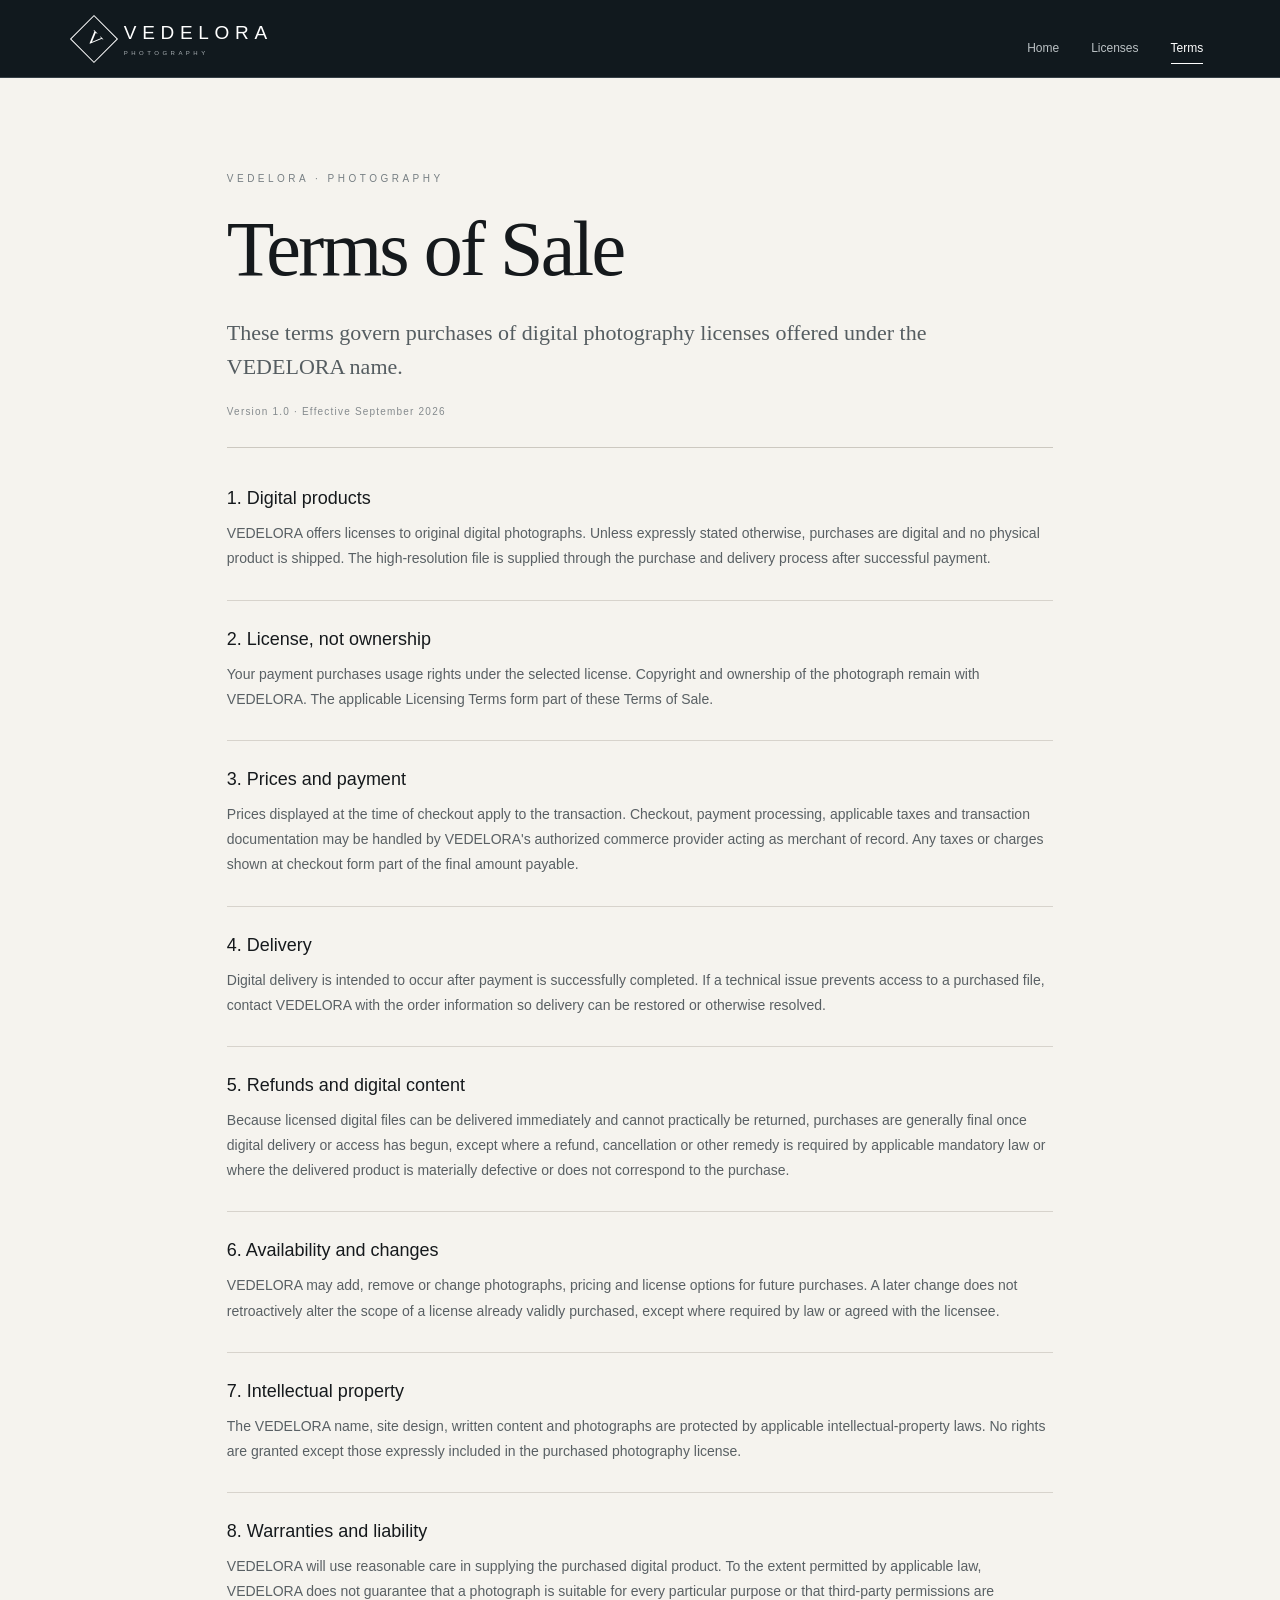
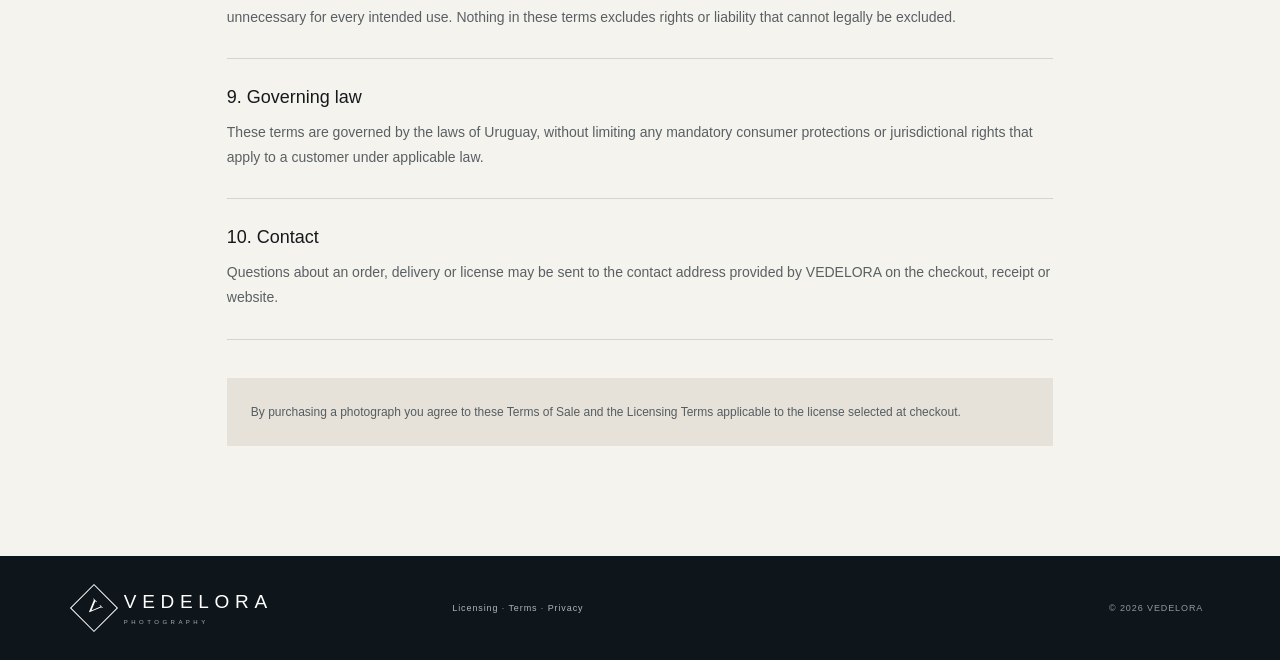
<file: terms.html>
<!doctype html><html lang="en"><head><meta charset="utf-8"><meta name="viewport" content="width=device-width,initial-scale=1"><title>Terms of Sale — VEDELORA</title><meta name="description" content="Terms governing purchases and digital photography licenses from VEDELORA."><link rel="stylesheet" href="styles.css"></head><body><header class="nav"><a class="brand" href="index.html"><span class="mark">V</span><span class="word">VEDELORA<small>PHOTOGRAPHY</small></span></a><nav><a href="index.html">Home</a><a href="license.html">Licenses</a><a href="terms.html" class="active">Terms</a></nav></header><main class="legal"><span class="legal-kicker">VEDELORA · PHOTOGRAPHY</span><h1>Terms of Sale</h1><p class="legal-lead">These terms govern purchases of digital photography licenses offered under the VEDELORA name.</p><p class="legal-meta">Version 1.0 · Effective September 2026</p><section><h2>1. Digital products</h2><p>VEDELORA offers licenses to original digital photographs. Unless expressly stated otherwise, purchases are digital and no physical product is shipped. The high-resolution file is supplied through the purchase and delivery process after successful payment.</p></section><section><h2>2. License, not ownership</h2><p>Your payment purchases usage rights under the selected license. Copyright and ownership of the photograph remain with VEDELORA. The applicable Licensing Terms form part of these Terms of Sale.</p></section><section><h2>3. Prices and payment</h2><p>Prices displayed at the time of checkout apply to the transaction. Checkout, payment processing, applicable taxes and transaction documentation may be handled by VEDELORA's authorized commerce provider acting as merchant of record. Any taxes or charges shown at checkout form part of the final amount payable.</p></section><section><h2>4. Delivery</h2><p>Digital delivery is intended to occur after payment is successfully completed. If a technical issue prevents access to a purchased file, contact VEDELORA with the order information so delivery can be restored or otherwise resolved.</p></section><section><h2>5. Refunds and digital content</h2><p>Because licensed digital files can be delivered immediately and cannot practically be returned, purchases are generally final once digital delivery or access has begun, except where a refund, cancellation or other remedy is required by applicable mandatory law or where the delivered product is materially defective or does not correspond to the purchase.</p></section><section><h2>6. Availability and changes</h2><p>VEDELORA may add, remove or change photographs, pricing and license options for future purchases. A later change does not retroactively alter the scope of a license already validly purchased, except where required by law or agreed with the licensee.</p></section><section><h2>7. Intellectual property</h2><p>The VEDELORA name, site design, written content and photographs are protected by applicable intellectual-property laws. No rights are granted except those expressly included in the purchased photography license.</p></section><section><h2>8. Warranties and liability</h2><p>VEDELORA will use reasonable care in supplying the purchased digital product. To the extent permitted by applicable law, VEDELORA does not guarantee that a photograph is suitable for every particular purpose or that third-party permissions are unnecessary for every intended use. Nothing in these terms excludes rights or liability that cannot legally be excluded.</p></section><section><h2>9. Governing law</h2><p>These terms are governed by the laws of Uruguay, without limiting any mandatory consumer protections or jurisdictional rights that apply to a customer under applicable law.</p></section><section><h2>10. Contact</h2><p>Questions about an order, delivery or license may be sent to the contact address provided by VEDELORA on the checkout, receipt or website.</p></section><div class="legal-note">By purchasing a photograph you agree to these Terms of Sale and the Licensing Terms applicable to the license selected at checkout.</div></main><footer><div class="brand"><span class="mark">V</span><span class="word">VEDELORA<small>PHOTOGRAPHY</small></span></div><div><a href="license.html">Licensing</a> · <a href="terms.html">Terms</a> · <a href="privacy.html">Privacy</a></div><div>© 2026 VEDELORA</div></footer></body></html>
</file>
<file: styles.css>
*{box-sizing:border-box}html{scroll-behavior:smooth}body{margin:0;background:#f4f1eb;color:#15191c;font-family:Arial,Helvetica,sans-serif}.nav{height:92px;padding:0 6vw;display:flex;align-items:center;justify-content:space-between;background:#11191e;color:#fff;border-bottom:1px solid #364047;position:sticky;top:0;z-index:20}.brand{display:flex;align-items:center;gap:13px;color:inherit;text-decoration:none}.mark{width:34px;height:34px;border:1px solid currentColor;display:grid;place-items:center;transform:rotate(45deg);font-family:Georgia,serif;font-size:19px}.word{font-size:19px;letter-spacing:.3em}.word small{display:block;font-size:6px;letter-spacing:.58em;margin-top:6px;color:#aab1b5}.nav nav{display:flex;gap:32px}.nav nav a{color:#bbc1c4;text-decoration:none;font-size:12px;padding:36px 0 8px}.nav nav a.active,.nav nav a:hover{color:#fff;border-bottom:1px solid #fff}.hero{min-height:620px;background-image:linear-gradient(90deg,rgba(6,13,17,.78) 0%,rgba(6,13,17,.46) 45%,rgba(6,13,17,.16) 100%),url('photo-5.jpg');background-size:cover;background-position:center;color:#fff;padding:110px 6vw 55px;position:relative;display:flex;flex-direction:column;justify-content:space-between;overflow:hidden}.hero:after{content:"";position:absolute;inset:0;background:linear-gradient(0deg,rgba(5,10,13,.48),transparent 60%);pointer-events:none}.hero-inner,.hero-meta{position:relative;z-index:1}.eyebrow,.section-title span,.about>span{font-size:10px;letter-spacing:.35em;color:#b6bdc1}.hero h1{font-weight:300;font-size:clamp(52px,6vw,92px);line-height:1.02;letter-spacing:-.04em;margin:22px 0}.hero p{max-width:600px;font-size:18px;line-height:1.55;color:#d4d8da}.button{display:inline-flex;gap:35px;align-items:center;margin-top:22px;padding:17px 21px;background:#fff;color:#12171a;text-decoration:none;border-radius:4px;font-size:13px}.button b{font-size:20px;font-weight:400}.hero-meta{display:flex;justify-content:space-between;border-top:1px solid rgba(255,255,255,.25);padding-top:20px;font-size:9px;letter-spacing:.2em;color:#d0d5d7}.categories{background:#10181d;padding:22px 4vw 28px;display:grid;grid-template-columns:repeat(4,1fr);gap:15px;color:#fff}.categories article{height:190px;padding:22px;position:relative;border-radius:5px;overflow:hidden;display:flex;flex-direction:column;justify-content:flex-end;background-size:cover;background-position:center}.categories article:nth-child(1){background-image:url('photo-1.jpg')}.categories article:nth-child(2){background-image:url('photo-2.jpg')}.categories article:nth-child(3){background-image:url('photo-3.jpg')}.categories article:nth-child(4){background-image:url('photo-4.jpg')}.categories article:after{content:"";position:absolute;inset:0;background:linear-gradient(0deg,rgba(4,9,12,.82),rgba(4,9,12,.05) 75%)}.categories span,.categories h3,.categories p,.categories b{z-index:1}.categories span{position:absolute;top:18px;right:18px;font-size:9px;letter-spacing:.15em}.categories h3{font-weight:400;font-size:20px;margin:0}.categories p{font-size:10px;color:#d6dbdd;margin:8px 0 0}.categories b{position:absolute;right:20px;bottom:25px;font-size:20px}.section{padding:80px 6vw}.section-title{display:flex;justify-content:space-between;align-items:end;margin-bottom:35px}.section-title h2,.about h2{font-size:38px;font-weight:400;margin:13px 0 6px}.section-title p{margin:0;color:#71777a}.section-title a{color:#242a2d;text-decoration:none;font-size:12px}.licenses-section .section-title a{color:#d7dcde}.photo-grid{display:grid;grid-template-columns:repeat(4,minmax(0,1fr));gap:16px}.photo{height:350px;position:relative;border-radius:4px;overflow:hidden;background-size:cover;background-position:center;transition:transform .25s ease}.photo:hover{transform:translateY(-3px)}.photo:after{content:"";position:absolute;inset:0;background:linear-gradient(0deg,rgba(7,11,13,.76),transparent 48%)}.p1{background-image:url('photo-1.jpg')}.p2{background-image:url('photo-2.jpg')}.p3{background-image:url('photo-3.jpg')}.p4{background-image:url('photo-4.jpg')}.photo div{position:absolute;left:20px;bottom:20px;z-index:2;color:#fff}.photo small,.photo b{display:block}.photo small{font-size:8px;letter-spacing:.18em;color:#d0d5d7}.photo b{font-size:15px;margin-top:6px;font-weight:400}.archive-note{margin-top:25px;padding-top:20px;border-top:1px solid #cbc8c1;font-size:10px;letter-spacing:.08em;color:#777b7c}.licenses-section{background:#121a1f;color:#fff}.section-title.light p{color:#9da5a9;max-width:600px}.licenses{display:grid;grid-template-columns:repeat(3,1fr);border-top:1px solid #3c454a;border-bottom:1px solid #3c454a}.licenses article{padding:35px 30px;border-right:1px solid #3c454a}.licenses article:last-child{border:0}.licenses span{font-size:9px;letter-spacing:.2em;color:#9ea6aa}.licenses strong{font-family:Georgia,serif;font-size:54px;font-weight:400;display:block;margin:28px 0}.licenses p{font-size:13px;color:#aab1b4;line-height:1.6}.rules{font-size:11px;color:#929b9f;margin-top:28px}.rules b{color:#fff;margin-right:12px}.about{max-width:1150px}.about h2{font-family:Georgia,serif;font-size:clamp(42px,5vw,70px);margin-top:20px}.about-copy{display:grid;grid-template-columns:1fr 1fr;gap:60px;margin-top:45px}.about-copy p{font-size:16px;line-height:1.75;color:#62686b}.copyright{padding:35px 6vw;background:#e2dfd8;font-family:Georgia,serif;font-size:18px;line-height:1.5;color:#454b4e}.legal{max-width:980px;margin:0 auto;padding:90px 6vw 110px}.legal-kicker{font-size:10px;letter-spacing:.35em;color:#777f83}.legal h1{font-family:Georgia,serif;font-size:clamp(48px,7vw,78px);font-weight:400;letter-spacing:-.035em;margin:18px 0}.legal-lead{font-family:Georgia,serif;font-size:22px;line-height:1.55;color:#555d61;max-width:780px}.legal-meta{font-size:10px;letter-spacing:.12em;color:#858b8e;border-bottom:1px solid #ccc8c0;padding-bottom:30px;margin-bottom:12px}.legal section{padding:28px 0;border-bottom:1px solid #d7d3cc}.legal h2{font-size:18px;font-weight:500;margin:0 0 12px}.legal section p{font-size:14px;line-height:1.8;color:#596064;margin:0}.legal-note{margin-top:38px;background:#e6e2da;padding:24px;font-size:12px;line-height:1.7;color:#555d61}footer{background:#0e161b;color:#8f989c;padding:35px 6vw;display:grid;grid-template-columns:1fr 1fr 1fr;align-items:center;font-size:9px;letter-spacing:.1em}footer .brand{color:#fff}footer a{color:#aeb6ba;text-decoration:none}footer a:hover{color:#fff}footer div:last-child{text-align:right}@media(max-width:800px){.nav nav{display:none}.hero{min-height:580px;padding-top:85px;background-position:center}.hero-meta{display:none}.categories,.photo-grid,.licenses{grid-template-columns:1fr 1fr}.section{padding:65px 6vw}.section-title{align-items:start;gap:20px}.photo{height:300px}.about-copy{grid-template-columns:1fr;gap:0}.legal{padding-top:65px}footer{grid-template-columns:1fr;gap:25px}footer div:last-child{text-align:left}}@media(max-width:520px){.categories,.photo-grid,.licenses{grid-template-columns:1fr}.categories article{height:190px}.hero h1{font-size:48px}.licenses article{border-right:0;border-bottom:1px solid #3c454a}.licenses article:last-child{border-bottom:0}.section-title{display:block}.section-title a{display:block;margin-top:20px}.legal-lead{font-size:19px}}
/* Original resource collection */
.resource-section{background:#e8e6e0}.resource-grid{display:grid;grid-template-columns:repeat(4,1fr);gap:1px;background:#c9c8c3;border:1px solid #c9c8c3}.resource-grid article{background:#f7f5f0;min-height:270px;padding:26px;display:flex;flex-direction:column}.resource-grid span{font-size:9px;letter-spacing:.17em;color:#737a7a}.resource-grid h3{font-family:Georgia,serif;font-size:27px;line-height:1.15;font-weight:400;margin:35px 0 12px}.resource-grid p{font-size:12px;line-height:1.65;color:#666e70;margin:0}.resource-grid a{font-size:11px;margin-top:auto;padding-top:20px;color:#1d2c33;text-decoration:none}.resource-status{font-size:11px;line-height:1.6;color:#676f71;margin:22px 0 0}.resource-intro{max-width:1100px;padding:100px 6vw 70px}.resource-intro h1{font-family:Georgia,serif;font-size:clamp(48px,6vw,82px);font-weight:400;line-height:1.06;letter-spacing:-.035em;margin:20px 0}.resource-intro p{font-size:18px;line-height:1.65;max-width:720px;color:#5d666a}.resource-detail{border-top:1px solid #c9c8c3;padding:42px 0;display:grid;grid-template-columns:120px 1fr 1.2fr;gap:35px;align-items:start}.resource-detail small{font-size:11px;letter-spacing:.2em;color:#737a7a}.resource-detail h2{font-family:Georgia,serif;font-size:31px;font-weight:400;margin:0}.resource-detail p{font-size:14px;line-height:1.75;color:#626a6c;margin:0}.resource-detail a{display:inline-block;margin-top:14px;color:#182831}.resource-detail.available{background:#eceae5}.resource-catalog{padding:20px 6vw 110px}.resource-catalog .resource-detail{padding-left:18px;padding-right:18px}.resource-note{font-size:12px;color:#596267;border-top:1px solid #c9c8c3;padding-top:25px}
@media(max-width:1000px){.resource-grid{grid-template-columns:1fr 1fr}.resource-detail{grid-template-columns:90px 1fr;gap:18px}.resource-detail p{grid-column:2}}
@media(max-width:600px){.resource-grid{grid-template-columns:1fr}.resource-grid article{min-height:220px}.resource-detail{grid-template-columns:1fr}.resource-detail p{grid-column:1}.resource-intro{padding-top:60px}.resource-catalog{padding-bottom:65px}}




/* VEDELORA editorial refinement — unified cards and calmer visual rhythm */
body{background:#f5f3ee}
.nav{height:78px}.nav nav a{padding:27px 0 8px}
.hero{min-height:min(76vh,720px);padding-top:110px;padding-bottom:45px;background-image:linear-gradient(90deg,rgba(6,13,17,.68) 0%,rgba(6,13,17,.32) 60%,rgba(6,13,17,.12) 100%),url('photo-5.jpg')}
.hero h1{font-family:Georgia,serif;font-size:clamp(64px,7.2vw,112px);font-weight:400;line-height:.99;letter-spacing:-.045em;max-width:850px}
.hero p{font-size:16px;max-width:520px;line-height:1.8}
.categories{gap:1px;padding:1px;background:#202b30}.categories article{border-radius:0;height:150px}
.section{padding-top:100px;padding-bottom:100px}
.section-title{margin-bottom:40px}.section-title h2{font-family:Georgia,serif;font-size:clamp(36px,4vw,58px);font-weight:400;letter-spacing:-.025em;margin-top:16px}
.photo-grid{grid-template-columns:repeat(3,minmax(0,1fr));gap:24px}
.photo{height:auto;aspect-ratio:4/3;border-radius:2px;display:block}
.photo:after{background:linear-gradient(0deg,rgba(7,11,13,.66),transparent 52%)}
.photo div{left:22px;bottom:22px}.photo b{font-family:Georgia,serif;font-size:21px;margin-top:8px}.photo small{font-size:9px}
.little-island-card{background-image:url('little-island-preview.jpg.jpg');color:#fff;text-decoration:none}
.archive-note{margin-top:38px;font-size:12px;letter-spacing:0}.archive-note a{color:#252e32;text-underline-offset:4px}
.resource-section{background:#ebe8e2}.resource-grid article{min-height:230px}
@media(max-width:900px){.photo-grid{grid-template-columns:repeat(2,minmax(0,1fr))}.hero{min-height:590px}.section{padding-top:75px;padding-bottom:75px}}
@media(max-width:580px){.photo-grid{grid-template-columns:1fr;gap:20px}.photo{aspect-ratio:4/3}.hero h1{font-size:56px}.categories{grid-template-columns:repeat(2,1fr)}.categories article{height:130px}.section-title h2{font-size:40px}}

/* VEDELORA photography product editorial layout */
.product-page{max-width:1500px;margin:auto;padding:0 6vw 100px}
.product-breadcrumb{display:flex;align-items:center;gap:12px;padding:35px 0 60px;font-size:11px;color:#899094}.product-breadcrumb a{color:#667076;text-decoration:none}.product-breadcrumb a:hover{color:#141d21}
.product-intro{display:flex;justify-content:space-between;gap:40px;align-items:end;margin-bottom:38px}
.product-eyebrow,.product-intro-aside>span{font-size:10px;letter-spacing:.23em;color:#7a8386}
.product-intro h1{font-family:Georgia,serif;font-size:clamp(60px,7vw,106px);font-weight:400;letter-spacing:-.05em;line-height:1.04;margin:19px 0 0}
.product-intro h1 span{display:block;font-family:Arial,Helvetica,sans-serif;font-size:clamp(17px,2vw,25px);font-weight:400;letter-spacing:0;color:#7b8588;margin-top:18px}
.product-intro-aside{min-width:205px}.product-intro-aside p{font-size:12px;line-height:1.8;color:#6c7579}
.product-photo{margin:0}.product-photo img{display:block;width:100%;height:auto;aspect-ratio:16/9;object-fit:contain;background:#e8e6e0}.product-photo figcaption{display:flex;justify-content:space-between;gap:15px;padding:16px 0;font-size:9px;letter-spacing:.14em;color:#858c8e;border-bottom:1px solid #d7d5ce}
.product-info{display:grid;grid-template-columns:minmax(0,1.5fr) minmax(290px,.75fr);gap:clamp(45px,8vw,150px);padding:80px 0 70px}
.product-story h2{font-family:Georgia,serif;font-weight:400;font-size:clamp(34px,4vw,54px);line-height:1.15;letter-spacing:-.025em;max-width:670px;margin:23px 0 28px}
.product-story>p{font-size:15px;line-height:1.85;color:#626a6e;max-width:660px}
.product-specs{display:grid;grid-template-columns:1fr 1fr;gap:26px;margin-top:50px;padding-top:28px;border-top:1px solid #d7d5ce}
.product-specs div{display:flex;flex-direction:column;gap:10px}.product-specs span{font-size:9px;letter-spacing:.16em;color:#8c9295}.product-specs strong{font-size:12px;font-weight:400;color:#333d41}
.product-purchase{align-self:start;background:#eae7e0;padding:36px}.product-price{font-family:Georgia,serif;font-size:62px;line-height:1.2;margin:22px 0}.product-purchase>p{font-size:13px;line-height:1.75;color:#687074}.product-disabled{background:#b7bab8;color:#f7f7f4;padding:18px;text-align:center;font-size:12px;letter-spacing:.06em;cursor:not-allowed;margin-top:26px}.product-purchase .product-purchase-note{font-size:11px;margin:15px 0 26px}.product-purchase a,.product-return a{color:#28353b;font-size:12px;text-underline-offset:4px}
.product-return{border-top:1px solid #d7d5ce;padding-top:30px}
@media(max-width:850px){.product-intro-aside{display:none}.product-info{grid-template-columns:1fr;gap:35px;padding-top:55px}.product-purchase{max-width:500px}.product-breadcrumb{padding-bottom:40px}}
@media(max-width:560px){.product-page{padding:0 6vw 65px}.product-intro h1{font-size:58px}.product-photo figcaption{flex-direction:column;gap:6px}.product-info{padding-top:45px}.product-specs{gap:22px}.product-purchase{padding:26px}}

/* Refined image description hierarchy */
.product-info-refined{grid-template-columns:minmax(0,1.6fr) minmax(290px,.72fr);align-items:start;gap:clamp(45px,7vw,120px);padding:65px 0 58px}
.product-info-refined .product-story h2{font-size:clamp(32px,3.5vw,49px);max-width:620px;margin:18px 0 24px}
.product-info-refined .product-story>p{max-width:610px;line-height:1.85}
.product-info-refined .product-story-date{font-size:12px;color:#858c8e;margin-top:26px}
.product-info-refined .product-purchase{background:transparent;border:1px solid #d4d1ca;padding:30px}
.product-info-refined .product-price{font-size:52px;margin:16px 0}
.product-info-refined .product-purchase>p{font-size:12px}
.product-technical{display:grid;grid-template-columns:1.15fr repeat(3,1fr);gap:25px;align-items:start;border-top:1px solid #d7d5ce;padding:27px 0 55px}
.product-technical>div{display:flex;flex-direction:column;gap:9px}.product-technical>div span{font-size:9px;letter-spacing:.14em;color:#92989a}.product-technical strong{font-size:12px;font-weight:400;color:#3d4649}
@media(max-width:850px){.product-info-refined{grid-template-columns:1fr;gap:34px}.product-technical{grid-template-columns:1fr 1fr;gap:25px}}
@media(max-width:520px){.product-technical{grid-template-columns:1fr 1fr}.product-info-refined .product-purchase{padding:24px}}

/* Asset-detail layout inspired by established photography marketplaces */
.asset-page{max-width:1600px;padding-bottom:100px}
.asset-page .product-breadcrumb{padding:28px 0 38px}
.asset-heading{margin-bottom:32px}
.asset-heading h1{font-family:Georgia,serif;font-weight:400;font-size:clamp(36px,4.6vw,68px);letter-spacing:-.04em;line-height:1.15;margin:12px 0}
.asset-heading h1 span{font-family:Arial,Helvetica,sans-serif;font-size:clamp(16px,1.65vw,22px);letter-spacing:0;color:#737c7f;white-space:normal}
.asset-main{display:grid;grid-template-columns:minmax(0,1fr) 310px;gap:40px;align-items:start}
.asset-image{margin:0;min-width:0}
.asset-image img{display:block;width:100%;height:auto;object-fit:contain;background:#e7e5df}
.asset-image figcaption{font-size:10px;letter-spacing:.1em;color:#92999b;padding:13px 0}
.asset-sidebar{padding:30px;background:#eeece6;border:1px solid #dedbd4}
.asset-label{font-size:10px;letter-spacing:.16em;color:#7b8385}
.asset-sidebar h2{font-family:Georgia,serif;font-size:36px;font-weight:400;margin:16px 0 3px}
.asset-subtitle{font-size:13px;color:#7d8588;margin:0 0 26px}
.asset-rule{border-top:1px solid #d4d1ca;margin-bottom:25px}
.asset-price{font-family:Georgia,serif;font-size:52px;margin:12px 0 8px}
.asset-usage{font-size:13px;line-height:1.75;color:#626b6e}
.asset-unavailable{padding:16px;background:#b6bab8;color:white;text-align:center;font-size:12px;margin-top:23px;cursor:not-allowed}
.asset-notice{font-size:11px;color:#8a9091;margin:12px 0 24px}
.asset-license{font-size:12px;color:#263238;text-underline-offset:4px}
.asset-lower{display:grid;grid-template-columns:minmax(0,1.2fr) minmax(250px,.8fr);gap:70px;padding:70px 0;border-top:1px solid #d7d5ce;margin-top:45px}
.asset-description h2{font-family:Georgia,serif;font-weight:400;font-size:clamp(28px,3vw,43px);margin:17px 0}
.asset-description p{font-size:15px;line-height:1.85;color:#636c70;max-width:640px}
.asset-metadata{display:grid;grid-template-columns:1fr 1fr;gap:25px}
.asset-metadata div{display:flex;flex-direction:column;gap:10px}
.asset-metadata span{font-size:10px;letter-spacing:.13em;color:#8c9496}
.asset-metadata strong{font-size:13px;font-weight:400;color:#343e42}
@media(max-width:1000px){.asset-main{grid-template-columns:minmax(0,1fr) 270px;gap:24px}.asset-sidebar{padding:24px}.asset-lower{gap:35px}}
@media(max-width:750px){.asset-main{grid-template-columns:1fr}.asset-sidebar{max-width:none}.asset-lower{grid-template-columns:1fr;gap:28px;padding:50px 0}.asset-heading h1 span{display:block;margin-top:8px}.asset-page .product-breadcrumb{padding-bottom:26px}}
@media(max-width:450px){.asset-sidebar{padding:24px}.asset-metadata{gap:22px}.asset-page{padding-bottom:60px}}
</file>
